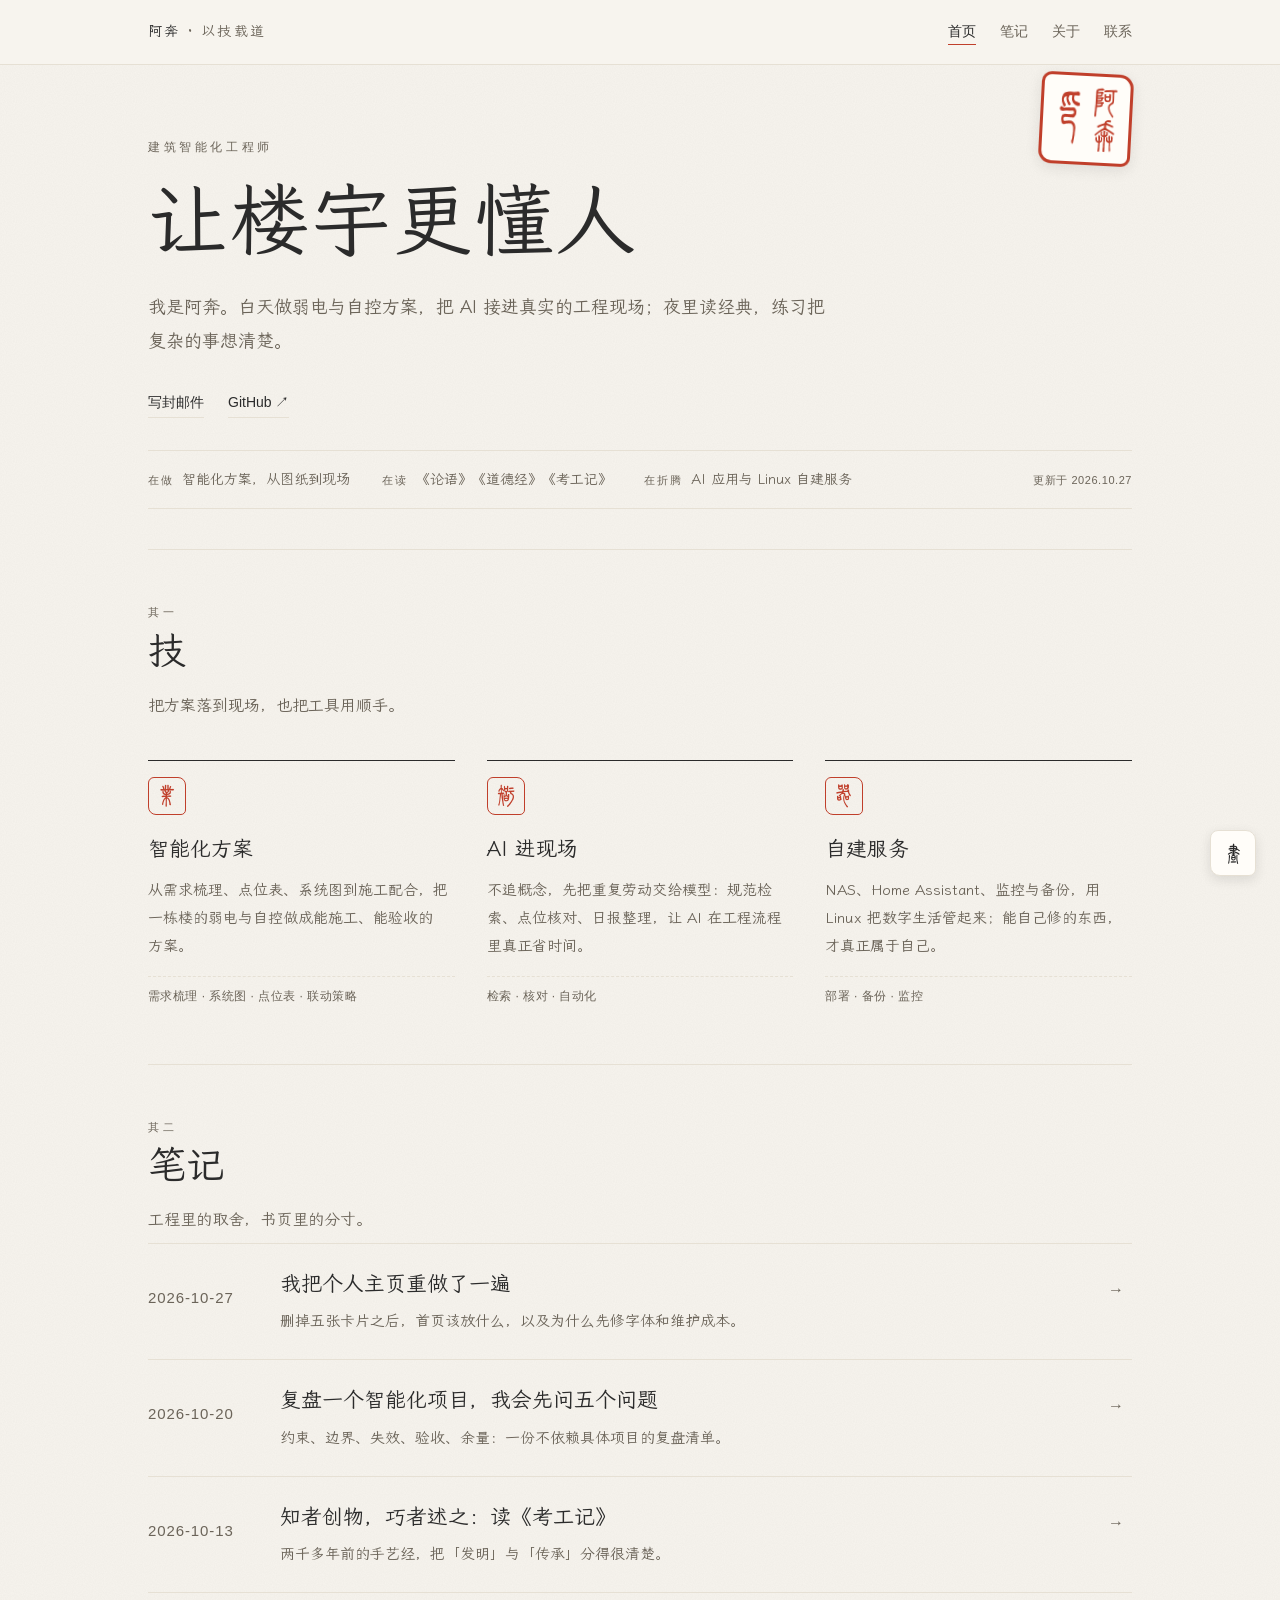
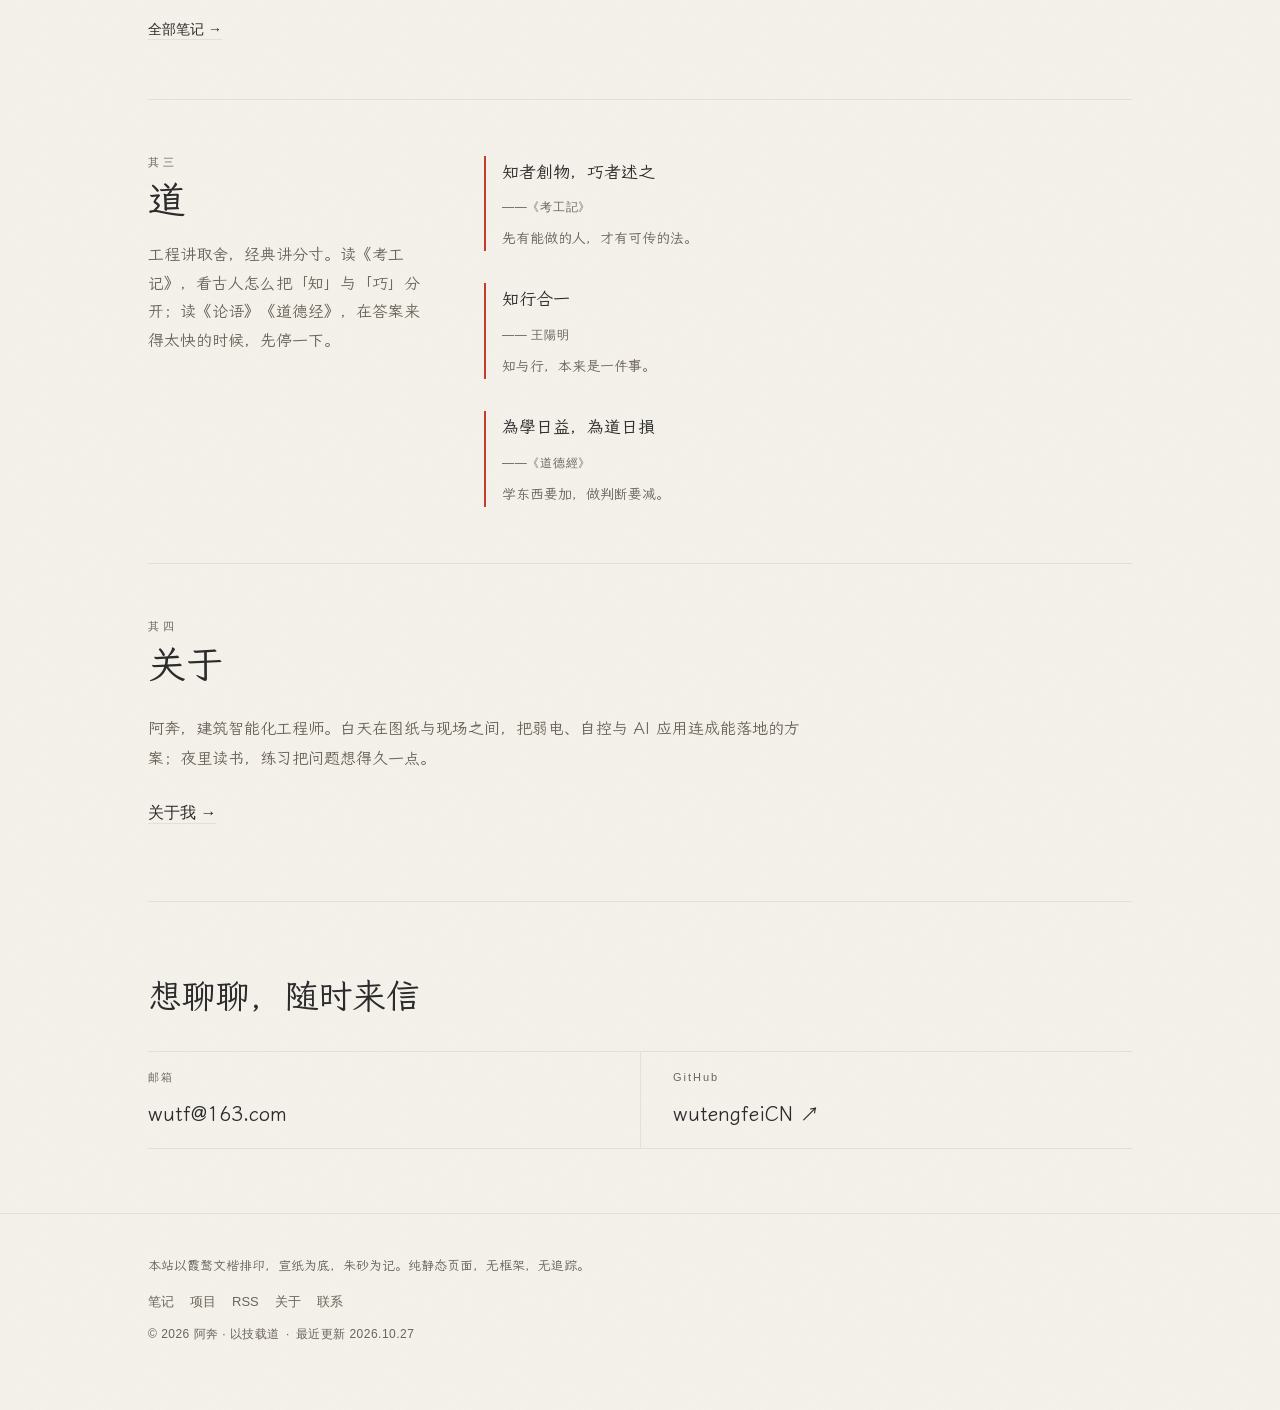
<file: index.html>
<!DOCTYPE html>
<html lang="zh-CN">
<head>
<meta charset="UTF-8">
<meta name="viewport" content="width=device-width, initial-scale=1.0, viewport-fit=cover">
<title>阿奔 · 建筑智能化工程师｜让楼宇更懂人</title>
<meta name="description" content="阿奔，建筑智能化工程师。做弱电与自控方案，把 AI 接进工程现场；夜里读经典，以技载道。">
<meta name="author" content="阿奔">
<meta name="theme-color" content="#f7f4ee">
<!-- 绑定自定义域名后，请同步替换 canonical / og:url / og:image / twitter:image / JSON-LD 中的域名 -->
<link rel="canonical" href="https://wutengfeiCN.github.io/my-first-website/">
<meta property="og:type" content="website">
<meta property="og:locale" content="zh_CN">
<meta property="og:site_name" content="阿奔 · 以技载道">
<meta property="og:title" content="阿奔 · 建筑智能化工程师｜让楼宇更懂人">
<meta property="og:description" content="做弱电与自控方案，把 AI 接进工程现场；夜里读经典，以技载道。">
<meta property="og:url" content="https://wutengfeiCN.github.io/my-first-website/">
<meta property="og:image" content="https://wutengfeiCN.github.io/my-first-website/assets/og-cover.png">
<meta property="og:image:type" content="image/png">
<meta property="og:image:width" content="1200">
<meta property="og:image:height" content="630">
<meta property="og:image:alt" content="阿奔 · 让楼宇更懂人">
<meta name="twitter:card" content="summary_large_image">
<meta name="twitter:title" content="阿奔 · 建筑智能化工程师｜让楼宇更懂人">
<meta name="twitter:description" content="做弱电与自控方案，把 AI 接进工程现场；夜里读经典，以技载道。">
<meta name="twitter:image" content="https://wutengfeiCN.github.io/my-first-website/assets/og-cover.png">
<meta name="twitter:image:alt" content="阿奔 · 让楼宇更懂人">
<link rel="icon" href="data:image/svg+xml,%3Csvg xmlns='http://www.w3.org/2000/svg' viewBox='0 0 64 64'%3E%3Crect width='64' height='64' rx='12' fill='%23c03f2b'/%3E%3Ctext x='32' y='44' font-size='36' text-anchor='middle' fill='%23f7f4ee' font-family='KaiTi,STKaiti,serif'%3E奔%3C/text%3E%3C/svg%3E">
<link rel="apple-touch-icon" href="assets/apple-touch-icon.png">
<link rel="me" href="https://github.com/wutengfeiCN">
<link rel="preload" href="assets/fonts/wenkai-subset.woff2" as="font" type="font/woff2" crossorigin>
<link rel="alternate" type="application/rss+xml" title="阿奔的笔记" href="rss.xml">
<script>
  (function () {
    // 防闪烁：渲染前恢复主题；无存储权限时退回系统偏好
    var saved = null;
    try { saved = localStorage.getItem('theme'); } catch (e) {}
    var night = saved ? saved === 'night'
                      : (window.matchMedia && window.matchMedia('(prefers-color-scheme: dark)').matches);
    if (night) {
      document.documentElement.classList.add('night');
      var meta = document.querySelector('meta[name="theme-color"]');
      if (meta) meta.setAttribute('content', '#1a1815');
    }
  })();
</script>
<script type="application/ld+json">
{
  "@context": "https://schema.org",
  "@type": "Person",
  "name": "阿奔",
  "alternateName": "wutengfeiCN",
  "jobTitle": "建筑智能化工程师",
  "description": "做弱电与自控方案，把 AI 接进工程现场；夜里读经典，以技载道。",
  "url": "https://wutengfeiCN.github.io/my-first-website/",
  "image": "https://wutengfeiCN.github.io/my-first-website/assets/og-cover.png",
  "sameAs": ["https://github.com/wutengfeiCN"],
  "knowsAbout": ["建筑智能化", "弱电与自控", "人工智能", "Linux", "国学经典"]
}
</script>
<link rel="stylesheet" href="assets/site.css">
</head>
<body>

<a class="skip" href="#main">跳到正文</a>

<header class="masthead">
  <div class="wrap masthead-inner">
    <a class="brand" href="./">阿奔<span class="brand-mark"> · 以技载道</span></a>
    <nav class="nav" aria-label="主导航">
      <a href="./" aria-current="page">首页</a>
      <a href="notes/">笔记</a>
      <a href="about.html">关于</a>
      <a href="#contact">联系</a>
    </nav>
    <button class="mode-toggle" id="modeToggle" type="button" role="switch" aria-checked="false" aria-label="夜读模式" title="切换昼夜模式"><span aria-hidden="true">晝</span></button>
  </div>
</header>

<main id="main" tabindex="-1">
  <div class="wrap">

    <section class="hero" aria-labelledby="hero-title">
      <p class="eyebrow">建筑智能化工程师</p>
      <h1 id="hero-title">让楼宇更懂人</h1>
      <p class="lede">我是阿奔。白天做弱电与自控方案，把 AI 接进真实的工程现场；夜里读经典，练习把复杂的事想清楚。</p>
      <div class="hero-links">
        <a href="mailto:wutf@163.com">写封邮件</a>
        <a href="https://github.com/wutengfeiCN" target="_blank" rel="noopener noreferrer me">GitHub ↗</a>
      </div>

      <div class="now-strip" aria-label="现在">
        <p><span class="label">在做</span>智能化方案，从图纸到现场</p>
        <p><span class="label">在读</span>《论语》《道德经》《考工记》</p>
        <p><span class="label">在折腾</span>AI 应用与 Linux 自建服务</p>
        <p class="now-date">更新于 2026.10.27</p>
      </div>

      <!-- 有真实数字后，可在此加一行「年限 · 项目数 · 自建服务数」，例：8 年 · 12 个项目 · 3 个自建服务 -->
      <div class="seal" aria-hidden="true"><span>阿奔</span><span>印</span></div>
    </section>

    <section class="section" id="craft" aria-labelledby="craft-title">
      <h2 class="section-title" id="craft-title"><span class="kicker">其一</span>技</h2>
      <p class="section-lede">把方案落到现场，也把工具用顺手。</p>

      <div class="cards">
        <article class="card">
          <span class="seal-mini" aria-hidden="true">業</span>
          <h3><a href="projects/#fenghua">智能化方案</a></h3>
          <p>从需求梳理、点位表、系统图到施工配合，把一栋楼的弱电与自控做成能施工、能验收的方案。</p>
          <p class="scope">需求梳理 · 系统图 · 点位表 · 联动策略</p>
        </article>

        <article class="card">
          <span class="seal-mini" aria-hidden="true">智</span>
          <h3><a href="projects/#ai">AI 进现场</a></h3>
          <p>不追概念，先把重复劳动交给模型：规范检索、点位核对、日报整理，让 AI 在工程流程里真正省时间。</p>
          <p class="scope">检索 · 核对 · 自动化</p>
        </article>

        <article class="card">
          <span class="seal-mini" aria-hidden="true">器</span>
          <h3><a href="projects/#self">自建服务</a></h3>
          <p>NAS、Home Assistant、监控与备份，用 Linux 把数字生活管起来；能自己修的东西，才真正属于自己。</p>
          <p class="scope">部署 · 备份 · 监控</p>
        </article>
      </div>
    </section>

    <section class="section" id="notes" aria-labelledby="notes-title">
      <h2 class="section-title" id="notes-title"><span class="kicker">其二</span>笔记</h2>
      <p class="section-lede">工程里的取舍，书页里的分寸。</p>

      <div class="note-list">
        <!-- NOTES:START -->
        <article class="note-row">
          <p class="note-date">2026-10-27</p>
          <div>
            <h3><a href="notes/2026-10-27-rebuild.html">我把个人主页重做了一遍</a></h3>
            <p>删掉五张卡片之后，首页该放什么，以及为什么先修字体和维护成本。</p>
          </div>
          <span class="note-arrow" aria-hidden="true">→</span>
        </article>

        <article class="note-row">
          <p class="note-date">2026-10-20</p>
          <div>
            <h3><a href="notes/2026-10-20-five-questions.html">复盘一个智能化项目，我会先问五个问题</a></h3>
            <p>约束、边界、失效、验收、余量：一份不依赖具体项目的复盘清单。</p>
          </div>
          <span class="note-arrow" aria-hidden="true">→</span>
        </article>

        <article class="note-row">
          <p class="note-date">2026-10-13</p>
          <div>
            <h3><a href="notes/2026-10-13-kaogongji.html">知者创物，巧者述之：读《考工记》</a></h3>
            <p>两千多年前的手艺经，把「发明」与「传承」分得很清楚。</p>
          </div>
          <span class="note-arrow" aria-hidden="true">→</span>
        </article>
        <!-- NOTES:END -->
      </div>

      <p class="more"><a href="notes/">全部笔记 →</a></p>
    </section>

    <section class="section" id="way" aria-labelledby="way-title">
      <div class="way-grid">
        <div>
          <h2 class="section-title" id="way-title"><span class="kicker">其三</span>道</h2>
          <p class="section-lede">工程讲取舍，经典讲分寸。读《考工记》，看古人怎么把「知」与「巧」分开；读《论语》《道德经》，在答案来得太快的时候，先停一下。</p>
        </div>

        <div>
          <figure class="quote">
            <blockquote>
              <p lang="zh-Hant">知者創物，巧者述之</p>
            </blockquote>
            <figcaption>
              <cite lang="zh-Hant">——《考工記》</cite>
              <span class="gloss">先有能做的人，才有可传的法。</span>
            </figcaption>
          </figure>

          <figure class="quote">
            <blockquote>
              <p lang="zh-Hant">知行合一</p>
            </blockquote>
            <figcaption>
              <cite lang="zh-Hant">—— 王陽明</cite>
              <span class="gloss">知与行，本来是一件事。</span>
            </figcaption>
          </figure>

          <figure class="quote">
            <blockquote>
              <p lang="zh-Hant">為學日益，為道日損</p>
            </blockquote>
            <figcaption>
              <cite lang="zh-Hant">——《道德經》</cite>
              <span class="gloss">学东西要加，做判断要减。</span>
            </figcaption>
          </figure>
        </div>
      </div>
    </section>

    <section class="section" id="about" aria-labelledby="about-title">
      <h2 class="section-title" id="about-title"><span class="kicker">其四</span>关于</h2>
      <div class="about-body">
        <p>阿奔，建筑智能化工程师。白天在图纸与现场之间，把弱电、自控与 AI 应用连成能落地的方案；夜里读书，练习把问题想得久一点。</p>
        <p class="more"><a href="about.html">关于我 →</a></p>
      </div>
    </section>

    <section class="contact" id="contact" aria-labelledby="contact-title">
      <h2 id="contact-title">想聊聊，随时来信</h2>
      <div class="contact-grid">
        <a class="contact-item" href="mailto:wutf@163.com">
          <span class="label">邮箱</span>
          <span class="value">wutf@163.com</span>
        </a>
        <a class="contact-item" href="https://github.com/wutengfeiCN" target="_blank" rel="noopener noreferrer me">
          <span class="label">GitHub</span>
          <span class="value">wutengfeiCN ↗</span>
        </a>
      </div>
    </section>

  </div>
</main>

<footer class="site-footer">
  <div class="wrap">
    <p class="colophon">本站以霞鹜文楷排印，宣纸为底，朱砂为记。纯静态页面，无框架，无追踪。</p>
    <p class="foot-links"><a href="notes/">笔记</a><a href="projects/">项目</a><a href="rss.xml">RSS</a><a href="about.html">关于</a><a href="#contact">联系</a></p>
    <p class="foot-meta">© 2026 阿奔 · 以技载道<span>·</span>最近更新 2026.10.27</p>
  </div>
</footer>

<noscript><style>.mode-toggle { display: none; }</style></noscript>
<script src="assets/site.js" defer></script>
</body>
</html>
</file>
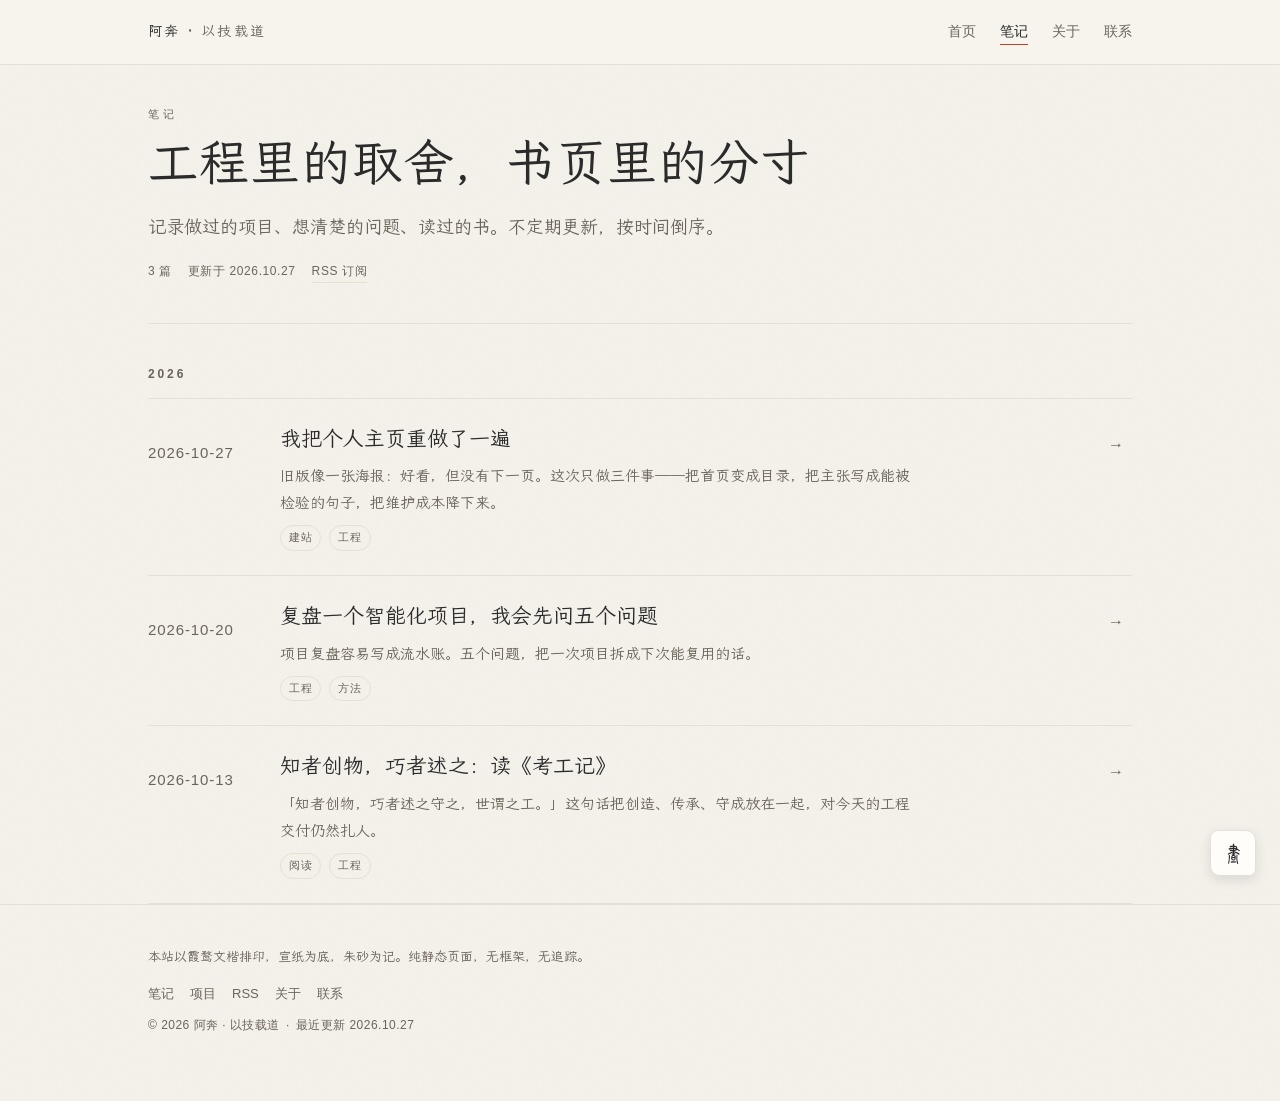
<file: notes/index.html>
<!DOCTYPE html>
<html lang="zh-CN">
<head>
<meta charset="UTF-8">
<meta name="viewport" content="width=device-width, initial-scale=1.0, viewport-fit=cover">
<title>笔记｜阿奔</title>
<meta name="description" content="工程里的取舍，书页里的分寸。记录做过的项目、想清楚的问题、读过的书。">
<meta name="author" content="阿奔">
<meta name="theme-color" content="#f7f4ee">
<link rel="canonical" href="https://wutengfeiCN.github.io/my-first-website/notes/">
<meta property="og:type" content="website">
<meta property="og:locale" content="zh_CN">
<meta property="og:site_name" content="阿奔 · 以技载道">
<meta property="og:title" content="笔记｜阿奔">
<meta property="og:description" content="工程里的取舍，书页里的分寸。记录做过的项目、想清楚的问题、读过的书。">
<meta property="og:url" content="https://wutengfeiCN.github.io/my-first-website/notes/">
<meta property="og:image" content="https://wutengfeiCN.github.io/my-first-website/assets/og-cover.png">
<meta property="og:image:type" content="image/png">
<meta property="og:image:width" content="1200">
<meta property="og:image:height" content="630">
<meta property="og:image:alt" content="阿奔 · 以技载道">
<meta name="twitter:card" content="summary_large_image">
<meta name="twitter:title" content="笔记｜阿奔">
<meta name="twitter:description" content="工程里的取舍，书页里的分寸。记录做过的项目、想清楚的问题、读过的书。">
<meta name="twitter:image" content="https://wutengfeiCN.github.io/my-first-website/assets/og-cover.png">

<link rel="icon" href="data:image/svg+xml,%3Csvg xmlns='http://www.w3.org/2000/svg' viewBox='0 0 64 64'%3E%3Crect width='64' height='64' rx='12' fill='%23c03f2b'/%3E%3Ctext x='32' y='44' font-size='36' text-anchor='middle' fill='%23f7f4ee' font-family='KaiTi,STKaiti,serif'%3E奔%3C/text%3E%3C/svg%3E">
<link rel="apple-touch-icon" href="../assets/apple-touch-icon.png">
<link rel="me" href="https://github.com/wutengfeiCN">
<link rel="alternate" type="application/rss+xml" title="阿奔的笔记" href="../rss.xml">
<link rel="preload" href="../assets/fonts/wenkai-subset.woff2" as="font" type="font/woff2" crossorigin>
<link rel="stylesheet" href="../assets/site.css">
<script>
  (function () {
    var saved = null;
    try { saved = localStorage.getItem('theme'); } catch (e) {}
    var night = saved ? saved === 'night'
                      : (window.matchMedia && window.matchMedia('(prefers-color-scheme: dark)').matches);
    if (night) {
      document.documentElement.classList.add('night');
      var meta = document.querySelector('meta[name="theme-color"]');
      if (meta) meta.setAttribute('content', '#1a1815');
    }
  })();
</script>
<script type="application/ld+json">
{
  "@context": "https://schema.org",
  "@type": "CollectionPage",
  "name": "笔记",
  "url": "https://wutengfeiCN.github.io/my-first-website/notes/",
  "description": "工程里的取舍，书页里的分寸。",
  "isPartOf": {
    "@type": "WebSite",
    "name": "阿奔 · 以技载道",
    "url": "https://wutengfeiCN.github.io/my-first-website/"
  }
}
</script>
</head>
<body>

<a class="skip" href="#main">跳到正文</a>

<header class="masthead">
  <div class="wrap masthead-inner">
    <a class="brand" href="../index.html">阿奔<span class="brand-mark"> · 以技载道</span></a>
    <nav class="nav" aria-label="主导航">
      <a href="../index.html">首页</a>
      <a href="./" aria-current="page">笔记</a>
      <a href="../about.html">关于</a>
      <a href="../index.html#contact">联系</a>
    </nav>
    <button class="mode-toggle" id="modeToggle" type="button" role="switch" aria-checked="false" aria-label="夜读模式" title="切换昼夜模式"><span aria-hidden="true">晝</span></button>
  </div>
</header>

<main id="main" tabindex="-1">
  <div class="wrap">
    <header class="page-head">
      <p class="kicker">笔记</p>
      <h1>工程里的取舍，书页里的分寸</h1>
      <p class="lede">记录做过的项目、想清楚的问题、读过的书。不定期更新，按时间倒序。</p>
      <p class="meta-line"><span>3 篇</span><span>更新于 2026.10.27</span><a href="../rss.xml">RSS 订阅</a></p>
    </header>

    <h2 class="year-label">2026</h2>
    <div class="note-list">
        <article class="note-row" id="2026-10-27-rebuild">
          <p class="note-date"><time datetime="2026-10-27">2026-10-27</time></p>
          <div>
            <h3><a href="2026-10-27-rebuild.html">我把个人主页重做了一遍</a></h3>
            <p>旧版像一张海报：好看，但没有下一页。这次只做三件事——把首页变成目录，把主张写成能被检验的句子，把维护成本降下来。</p>
            <p class="note-tags"><span class="tag">建站</span><span class="tag">工程</span></p>
          </div>
          <span class="note-arrow" aria-hidden="true">→</span>
        </article>

        <article class="note-row" id="2026-10-20-five-questions">
          <p class="note-date"><time datetime="2026-10-20">2026-10-20</time></p>
          <div>
            <h3><a href="2026-10-20-five-questions.html">复盘一个智能化项目，我会先问五个问题</a></h3>
            <p>项目复盘容易写成流水账。五个问题，把一次项目拆成下次能复用的话。</p>
            <p class="note-tags"><span class="tag">工程</span><span class="tag">方法</span></p>
          </div>
          <span class="note-arrow" aria-hidden="true">→</span>
        </article>

        <article class="note-row" id="2026-10-13-kaogongji">
          <p class="note-date"><time datetime="2026-10-13">2026-10-13</time></p>
          <div>
            <h3><a href="2026-10-13-kaogongji.html">知者创物，巧者述之：读《考工记》</a></h3>
            <p>「知者创物，巧者述之守之，世谓之工。」这句话把创造、传承、守成放在一起，对今天的工程交付仍然扎人。</p>
            <p class="note-tags"><span class="tag">阅读</span><span class="tag">工程</span></p>
          </div>
          <span class="note-arrow" aria-hidden="true">→</span>
        </article>
    </div>
  </div>
</main>

<footer class="site-footer">
  <div class="wrap">
    <p class="colophon">本站以霞鹜文楷排印，宣纸为底，朱砂为记。纯静态页面，无框架，无追踪。</p>
    <p class="foot-links"><a href="./">笔记</a><a href="../projects/">项目</a><a href="../rss.xml">RSS</a><a href="../about.html">关于</a><a href="../index.html#contact">联系</a></p>
    <p class="foot-meta">© 2026 阿奔 · 以技载道<span>·</span>最近更新 2026.10.27</p>
  </div>
</footer>

<noscript><style>.mode-toggle { display: none; }</style></noscript>
<script src="../assets/site.js" defer></script>
</body>
</html>
</file>
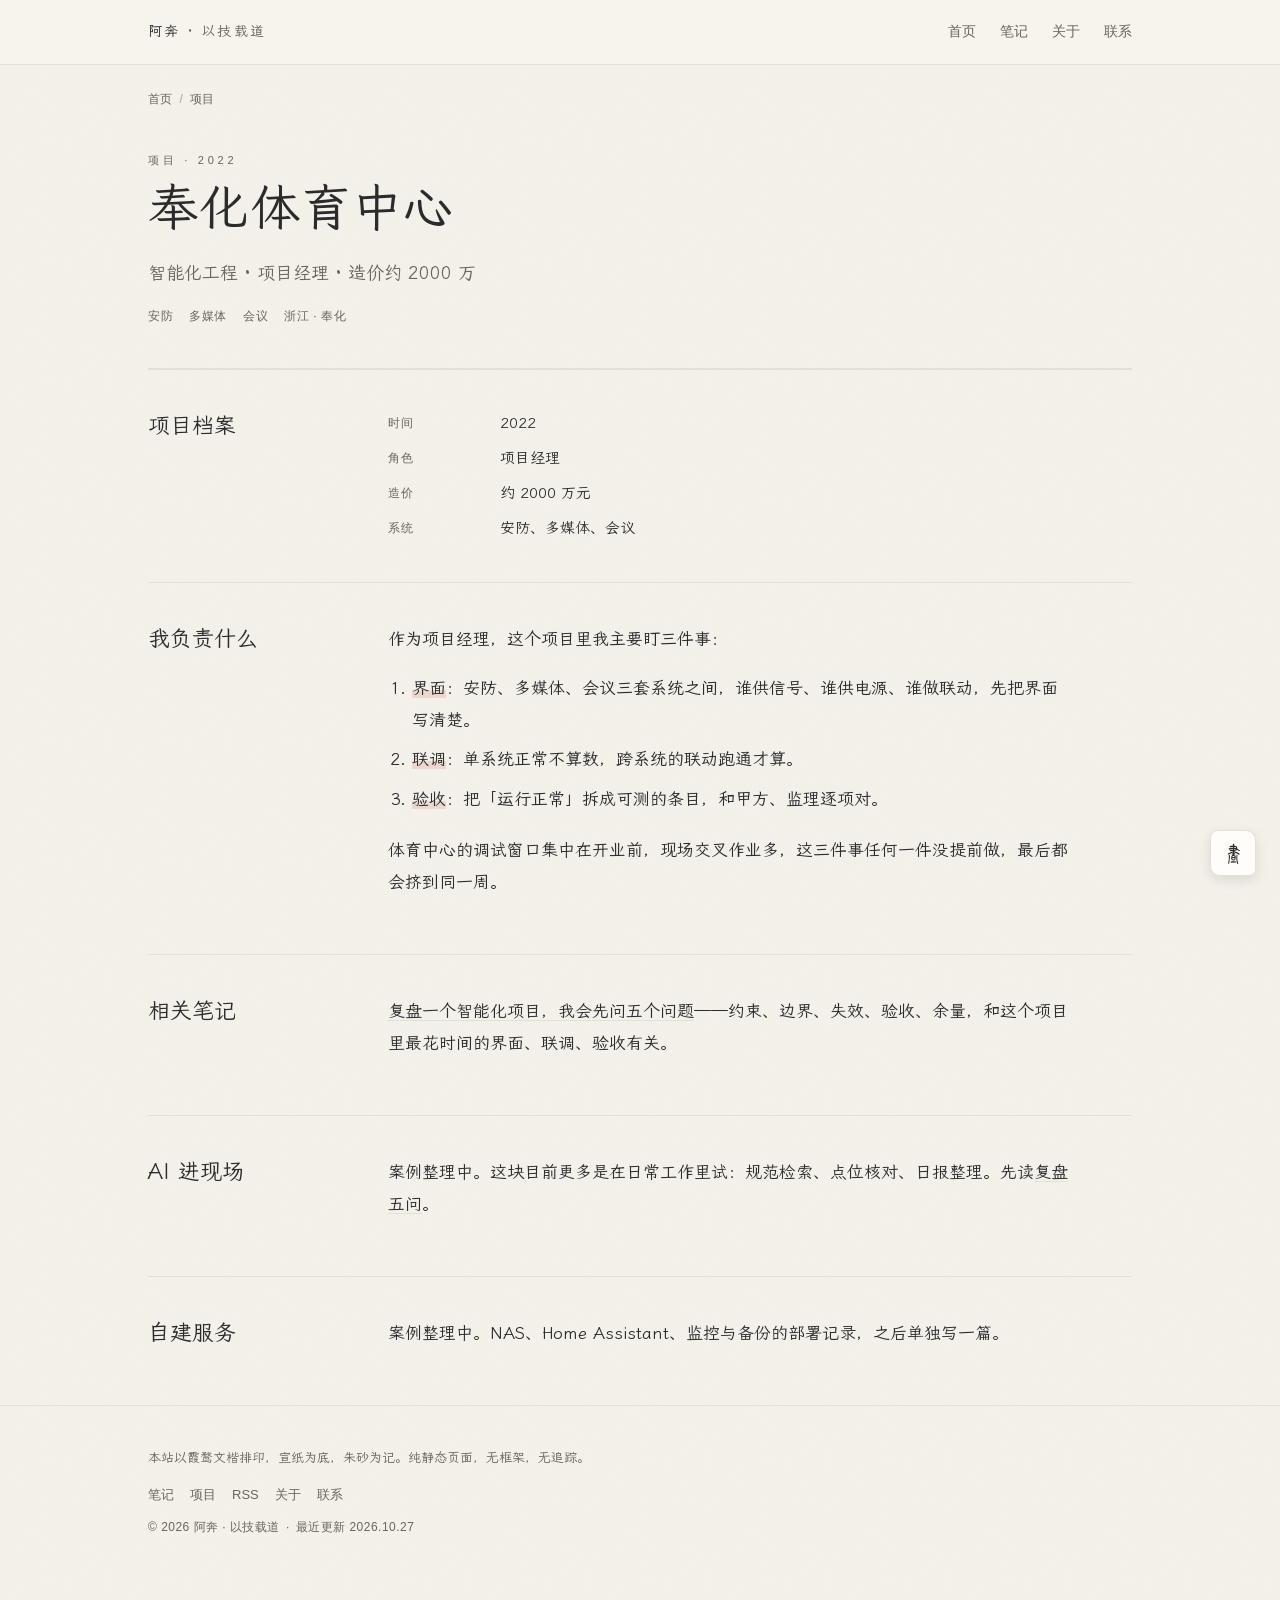
<file: projects/index.html>
<!DOCTYPE html>
<html lang="zh-CN">
<head>
<meta charset="UTF-8">
<meta name="viewport" content="width=device-width, initial-scale=1.0, viewport-fit=cover">
<title>奉化体育中心｜项目｜阿奔</title>
<meta name="description" content="奉化体育中心智能化工程：安防、多媒体、会议系统，造价约 2000 万，担任项目经理。">
<meta name="author" content="阿奔">
<meta name="theme-color" content="#f7f4ee">
<link rel="canonical" href="https://wutengfeiCN.github.io/my-first-website/projects/">
<meta property="og:type" content="website">
<meta property="og:locale" content="zh_CN">
<meta property="og:site_name" content="阿奔 · 以技载道">
<meta property="og:title" content="奉化体育中心｜项目｜阿奔">
<meta property="og:description" content="安防、多媒体、会议系统，造价约 2000 万，担任项目经理。">
<meta property="og:url" content="https://wutengfeiCN.github.io/my-first-website/projects/">
<meta property="og:image" content="https://wutengfeiCN.github.io/my-first-website/assets/og-cover.png">
<meta property="og:image:type" content="image/png">
<meta property="og:image:width" content="1200">
<meta property="og:image:height" content="630">
<meta property="og:image:alt" content="阿奔 · 以技载道">
<meta name="twitter:card" content="summary_large_image">
<meta name="twitter:title" content="奉化体育中心｜项目｜阿奔">
<meta name="twitter:description" content="安防、多媒体、会议系统，造价约 2000 万，担任项目经理。">
<meta name="twitter:image" content="https://wutengfeiCN.github.io/my-first-website/assets/og-cover.png">
<link rel="icon" href="data:image/svg+xml,%3Csvg xmlns='http://www.w3.org/2000/svg' viewBox='0 0 64 64'%3E%3Crect width='64' height='64' rx='12' fill='%23c03f2b'/%3E%3Ctext x='32' y='44' font-size='36' text-anchor='middle' fill='%23f7f4ee' font-family='KaiTi,STKaiti,serif'%3E奔%3C/text%3E%3C/svg%3E">
<link rel="apple-touch-icon" href="../assets/apple-touch-icon.png">
<link rel="me" href="https://github.com/wutengfeiCN">
<link rel="alternate" type="application/rss+xml" title="阿奔的笔记" href="../rss.xml">
<link rel="preload" href="../assets/fonts/wenkai-subset.woff2" as="font" type="font/woff2" crossorigin>
<link rel="stylesheet" href="../assets/site.css">
<script>
  (function () {
    var saved = null;
    try { saved = localStorage.getItem('theme'); } catch (e) {}
    var night = saved ? saved === 'night'
                      : (window.matchMedia && window.matchMedia('(prefers-color-scheme: dark)').matches);
    if (night) {
      document.documentElement.classList.add('night');
      var meta = document.querySelector('meta[name="theme-color"]');
      if (meta) meta.setAttribute('content', '#1a1815');
    }
  })();
</script>
<script type="application/ld+json">
{
  "@context": "https://schema.org",
  "@graph": [
    {
      "@type": "WebPage",
      "name": "奉化体育中心",
      "url": "https://wutengfeiCN.github.io/my-first-website/projects/",
      "description": "奉化体育中心智能化工程：安防、多媒体、会议系统，造价约 2000 万，担任项目经理。",
      "about": { "@type": "Thing", "name": "建筑智能化工程" },
      "isPartOf": { "@type": "WebSite", "name": "阿奔 · 以技载道", "url": "https://wutengfeiCN.github.io/my-first-website/" }
    },
    {
      "@type": "BreadcrumbList",
      "itemListElement": [
        { "@type": "ListItem", "position": 1, "name": "首页", "item": "https://wutengfeiCN.github.io/my-first-website/" },
        { "@type": "ListItem", "position": 2, "name": "项目" }
      ]
    }
  ]
}
</script>
</head>
<body>

<a class="skip" href="#main">跳到正文</a>

<header class="masthead">
  <div class="wrap masthead-inner">
    <a class="brand" href="../index.html">阿奔<span class="brand-mark"> · 以技载道</span></a>
    <nav class="nav" aria-label="主导航">
      <a href="../index.html">首页</a>
      <a href="../notes/">笔记</a>
      <a href="../about.html">关于</a>
      <a href="../index.html#contact">联系</a>
    </nav>
    <button class="mode-toggle" id="modeToggle" type="button" role="switch" aria-checked="false" aria-label="夜读模式" title="切换昼夜模式"><span aria-hidden="true">晝</span></button>
  </div>
</header>

<main id="main" tabindex="-1">
  <div class="wrap">
    <nav class="breadcrumb" aria-label="面包屑">
      <a href="../index.html">首页</a><span class="sep">/</span><span>项目</span>
    </nav>

    <header class="page-head" id="fenghua">
      <p class="kicker">项目 · 2022</p>
      <h1>奉化体育中心</h1>
      <p class="lede">智能化工程 · 项目经理 · 造价约 2000 万</p>
      <p class="meta-line"><span>安防</span><span>多媒体</span><span>会议</span><span>浙江 · 奉化</span></p>
    </header>

    <section class="about-section" aria-labelledby="facts-title">
      <h2 id="facts-title">项目档案</h2>
      <div>
        <dl class="project-facts">
          <dt>时间</dt><dd>2022</dd>
          <dt>角色</dt><dd>项目经理</dd>
          <dt>造价</dt><dd>约 2000 万元</dd>
          <dt>系统</dt><dd>安防、多媒体、会议</dd>
        </dl>
      </div>
    </section>

    <section class="about-section" aria-labelledby="role-title">
      <h2 id="role-title">我负责什么</h2>
      <div class="prose">
        <p>作为项目经理，这个项目里我主要盯三件事：</p>
        <ol>
          <li><strong>界面</strong>：安防、多媒体、会议三套系统之间，谁供信号、谁供电源、谁做联动，先把界面写清楚。</li>
          <li><strong>联调</strong>：单系统正常不算数，跨系统的联动跑通才算。</li>
          <li><strong>验收</strong>：把「运行正常」拆成可测的条目，和甲方、监理逐项对。</li>
        </ol>
        <p>体育中心的调试窗口集中在开业前，现场交叉作业多，这三件事任何一件没提前做，最后都会挤到同一周。</p>
      </div>
    </section>

    <section class="about-section" aria-labelledby="read-title">
      <h2 id="read-title">相关笔记</h2>
      <div class="prose">
        <p><a href="../notes/2026-10-20-five-questions.html">复盘一个智能化项目，我会先问五个问题</a>——约束、边界、失效、验收、余量，和这个项目里最花时间的界面、联调、验收有关。</p>
      </div>
    </section>

    <section class="about-section" id="ai" aria-labelledby="ai-title">
      <h2 id="ai-title">AI 进现场</h2>
      <div class="prose">
        <p>案例整理中。这块目前更多是在日常工作里试：规范检索、点位核对、日报整理。先读<a href="../notes/2026-10-20-five-questions.html">复盘五问</a>。</p>
      </div>
    </section>

    <section class="about-section" id="self" aria-labelledby="self-title">
      <h2 id="self-title">自建服务</h2>
      <div class="prose">
        <p>案例整理中。NAS、Home Assistant、监控与备份的部署记录，之后单独写一篇。</p>
      </div>
    </section>
  </div>
</main>

<footer class="site-footer">
  <div class="wrap">
    <p class="colophon">本站以霞鹜文楷排印，宣纸为底，朱砂为记。纯静态页面，无框架，无追踪。</p>
    <p class="foot-links"><a href="../notes/">笔记</a><a href="./">项目</a><a href="../rss.xml">RSS</a><a href="../about.html">关于</a><a href="../index.html#contact">联系</a></p>
    <p class="foot-meta">© 2026 阿奔 · 以技载道<span>·</span>最近更新 2026.10.27</p>
  </div>
</footer>

<noscript><style>.mode-toggle { display: none; }</style></noscript>
<script src="../assets/site.js" defer></script>
</body>
</html>
</file>
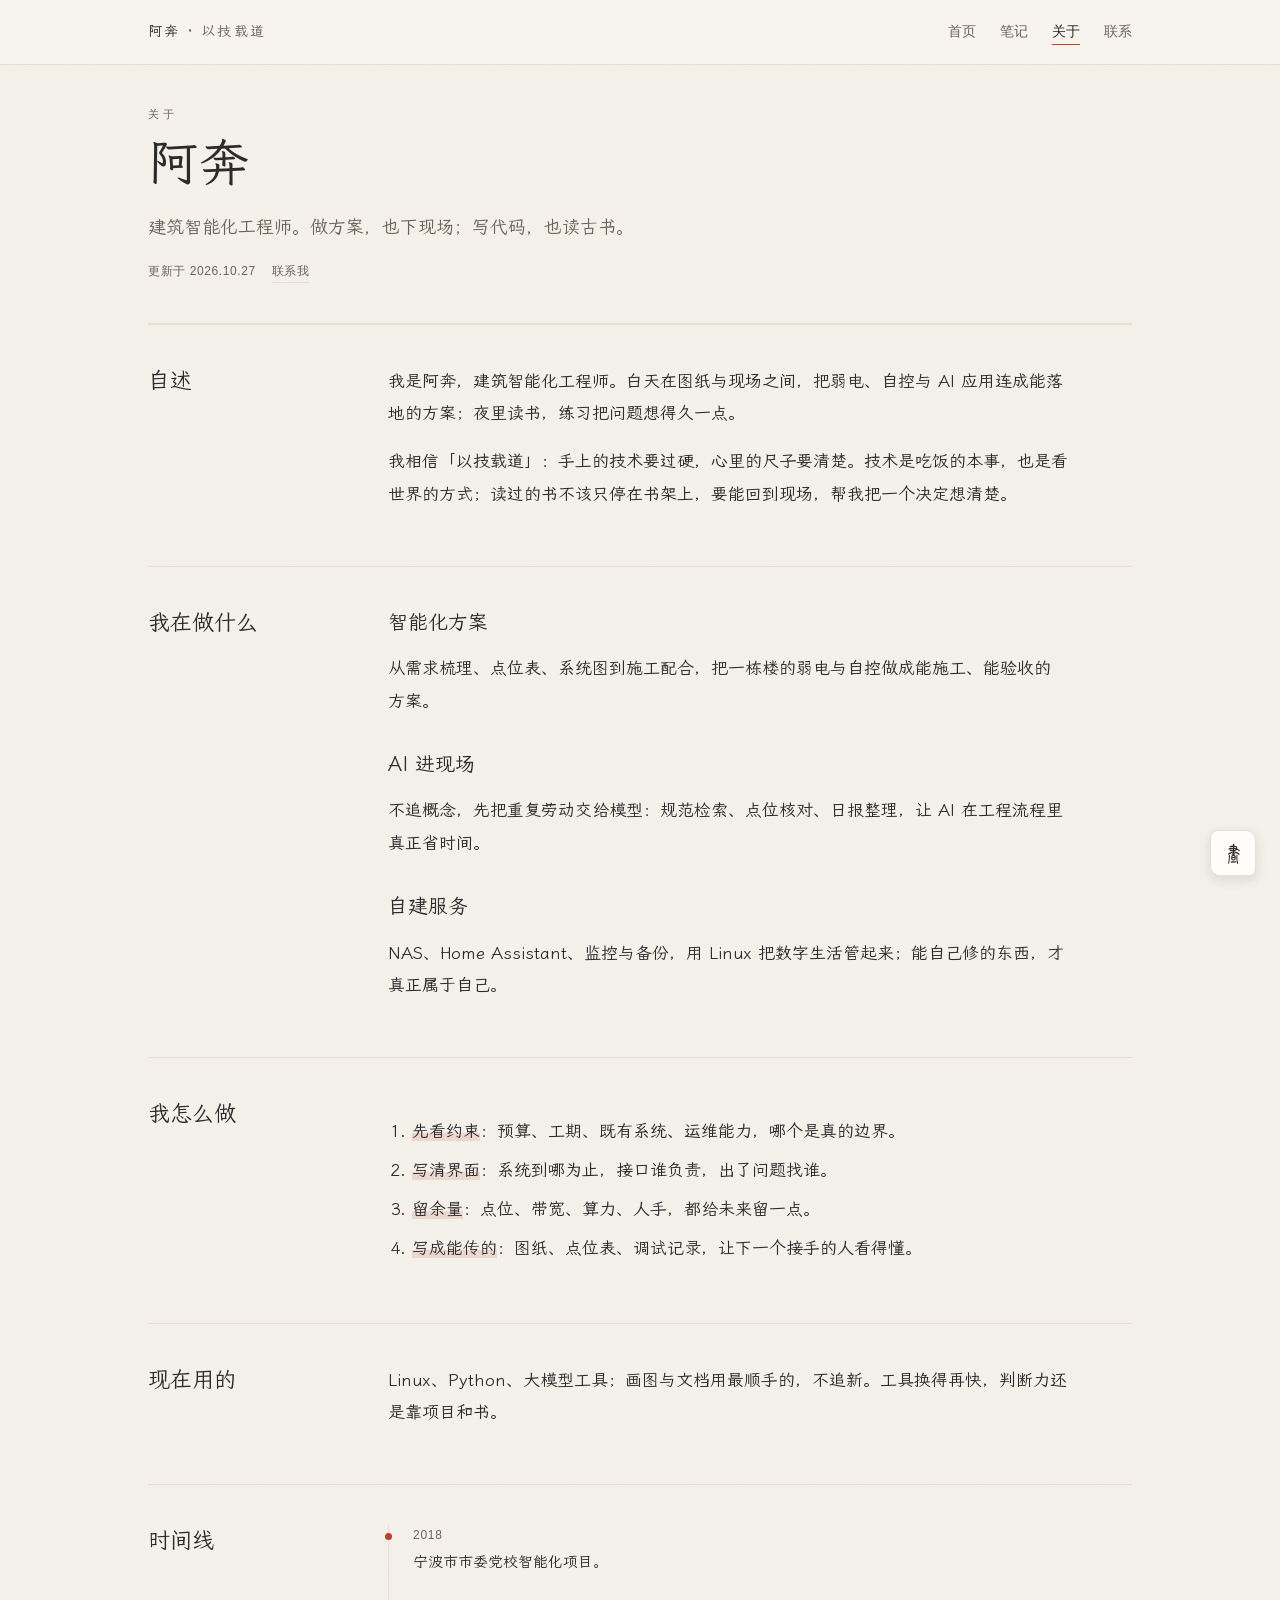
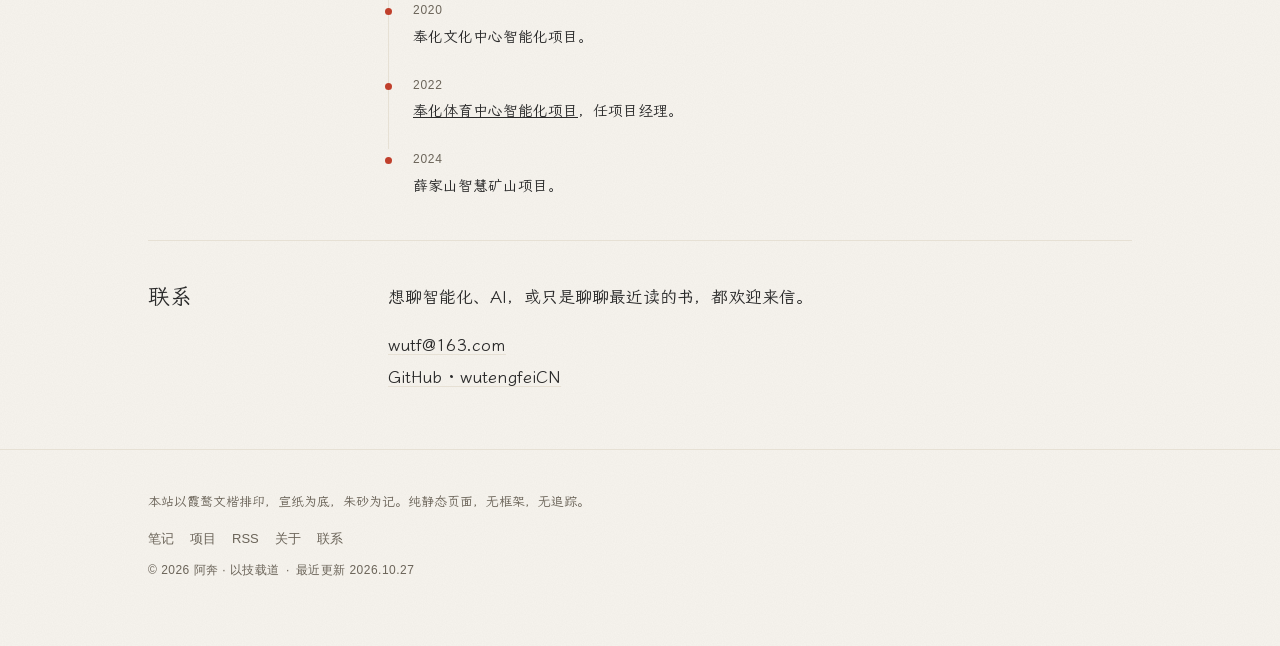
<file: about.html>
<!DOCTYPE html>
<html lang="zh-CN">
<head>
<meta charset="UTF-8">
<meta name="viewport" content="width=device-width, initial-scale=1.0, viewport-fit=cover">
<title>关于｜阿奔</title>
<meta name="description" content="阿奔，建筑智能化工程师。做方案，也下现场；写代码，也读古书。">
<meta name="author" content="阿奔">
<meta name="theme-color" content="#f7f4ee">
<link rel="canonical" href="https://wutengfeiCN.github.io/my-first-website/about.html">
<meta property="og:type" content="profile">
<meta property="og:locale" content="zh_CN">
<meta property="og:site_name" content="阿奔 · 以技载道">
<meta property="og:title" content="关于｜阿奔">
<meta property="og:description" content="阿奔，建筑智能化工程师。做方案，也下现场；写代码，也读古书。">
<meta property="og:url" content="https://wutengfeiCN.github.io/my-first-website/about.html">
<meta property="og:image" content="https://wutengfeiCN.github.io/my-first-website/assets/og-cover.png">
<meta property="og:image:type" content="image/png">
<meta property="og:image:width" content="1200">
<meta property="og:image:height" content="630">
<meta property="og:image:alt" content="阿奔 · 以技载道">
<meta name="twitter:card" content="summary_large_image">
<meta name="twitter:title" content="关于｜阿奔">
<meta name="twitter:description" content="阿奔，建筑智能化工程师。做方案，也下现场；写代码，也读古书。">
<meta name="twitter:image" content="https://wutengfeiCN.github.io/my-first-website/assets/og-cover.png">

<link rel="icon" href="data:image/svg+xml,%3Csvg xmlns='http://www.w3.org/2000/svg' viewBox='0 0 64 64'%3E%3Crect width='64' height='64' rx='12' fill='%23c03f2b'/%3E%3Ctext x='32' y='44' font-size='36' text-anchor='middle' fill='%23f7f4ee' font-family='KaiTi,STKaiti,serif'%3E奔%3C/text%3E%3C/svg%3E">
<link rel="apple-touch-icon" href="assets/apple-touch-icon.png">
<link rel="me" href="https://github.com/wutengfeiCN">
<link rel="alternate" type="application/rss+xml" title="阿奔的笔记" href="rss.xml">
<link rel="preload" href="assets/fonts/wenkai-subset.woff2" as="font" type="font/woff2" crossorigin>
<link rel="stylesheet" href="assets/site.css">
<script>
  (function () {
    var saved = null;
    try { saved = localStorage.getItem('theme'); } catch (e) {}
    var night = saved ? saved === 'night'
                      : (window.matchMedia && window.matchMedia('(prefers-color-scheme: dark)').matches);
    if (night) {
      document.documentElement.classList.add('night');
      var meta = document.querySelector('meta[name="theme-color"]');
      if (meta) meta.setAttribute('content', '#1a1815');
    }
  })();
</script>
<script type="application/ld+json">
{
  "@context": "https://schema.org",
  "@type": "ProfilePage",
  "name": "关于阿奔",
  "url": "https://wutengfeiCN.github.io/my-first-website/about.html",
  "mainEntity": {
    "@type": "Person",
    "name": "阿奔",
    "jobTitle": "建筑智能化工程师",
    "description": "做弱电与自控方案，把 AI 接进工程现场；夜里读经典，以技载道。",
    "url": "https://wutengfeiCN.github.io/my-first-website/",
    "sameAs": ["https://github.com/wutengfeiCN"],
    "knowsAbout": ["建筑智能化", "弱电与自控", "人工智能", "Linux", "国学经典"]
  }
}
</script>
</head>
<body>

<a class="skip" href="#main">跳到正文</a>

<header class="masthead">
  <div class="wrap masthead-inner">
    <a class="brand" href="index.html">阿奔<span class="brand-mark"> · 以技载道</span></a>
    <nav class="nav" aria-label="主导航">
      <a href="index.html">首页</a>
      <a href="notes/">笔记</a>
      <a href="about.html" aria-current="page">关于</a>
      <a href="index.html#contact">联系</a>
    </nav>
    <button class="mode-toggle" id="modeToggle" type="button" role="switch" aria-checked="false" aria-label="夜读模式" title="切换昼夜模式"><span aria-hidden="true">晝</span></button>
  </div>
</header>

<main id="main" tabindex="-1">

  <div class="wrap">
    <header class="page-head">
      <p class="kicker">关于</p>
      <h1>阿奔</h1>
      <p class="lede">建筑智能化工程师。做方案，也下现场；写代码，也读古书。</p>
      <p class="meta-line"><span>更新于 2026.10.27</span><a href="index.html#contact">联系我</a></p>
    </header>

    <section class="about-section" aria-labelledby="about-bio">
      <h2 id="about-bio">自述</h2>
      <div class="prose">
        <p>我是阿奔，建筑智能化工程师。白天在图纸与现场之间，把弱电、自控与 AI 应用连成能落地的方案；夜里读书，练习把问题想得久一点。</p>
        <p>我相信「以技载道」：手上的技术要过硬，心里的尺子要清楚。技术是吃饭的本事，也是看世界的方式；读过的书不该只停在书架上，要能回到现场，帮我把一个决定想清楚。</p>
      </div>
    </section>

    <section class="about-section" aria-labelledby="about-work">
      <h2 id="about-work">我在做什么</h2>
      <div class="prose">
        <h3>智能化方案</h3>
        <p>从需求梳理、点位表、系统图到施工配合，把一栋楼的弱电与自控做成能施工、能验收的方案。</p>
        <h3>AI 进现场</h3>
        <p>不追概念，先把重复劳动交给模型：规范检索、点位核对、日报整理，让 AI 在工程流程里真正省时间。</p>
        <h3>自建服务</h3>
        <p>NAS、Home Assistant、监控与备份，用 Linux 把数字生活管起来；能自己修的东西，才真正属于自己。</p>
      </div>
    </section>

    <section class="about-section" aria-labelledby="about-how">
      <h2 id="about-how">我怎么做</h2>
      <div class="prose">
        <ol>
          <li><strong>先看约束</strong>：预算、工期、既有系统、运维能力，哪个是真的边界。</li>
          <li><strong>写清界面</strong>：系统到哪为止，接口谁负责，出了问题找谁。</li>
          <li><strong>留余量</strong>：点位、带宽、算力、人手，都给未来留一点。</li>
          <li><strong>写成能传的</strong>：图纸、点位表、调试记录，让下一个接手的人看得懂。</li>
        </ol>
      </div>
    </section>

    <section class="about-section" aria-labelledby="about-tools">
      <h2 id="about-tools">现在用的</h2>
      <div class="prose">
        <p>Linux、Python、大模型工具；画图与文档用最顺手的，不追新。工具换得再快，判断力还是靠项目和书。</p>
      </div>
    </section>

    <section class="about-section" id="timeline" aria-labelledby="about-timeline">
      <h2 id="about-timeline">时间线</h2>
      <div>
        <ol class="timeline">
          <li><span class="year">2018</span><p>宁波市市委党校智能化项目。</p></li>
          <li><span class="year">2020</span><p>奉化文化中心智能化项目。</p></li>
          <li><span class="year">2022</span><p><a href="projects/#fenghua">奉化体育中心智能化项目</a>，任项目经理。</p></li>
          <li><span class="year">2024</span><p>薛家山智慧矿山项目。</p></li>
        </ol>
      </div>
    </section>

    <section class="about-section" aria-labelledby="about-contact">
      <h2 id="about-contact">联系</h2>
      <div class="prose">
        <p>想聊智能化、AI，或只是聊聊最近读的书，都欢迎来信。</p>
        <p><a href="mailto:wutf@163.com">wutf@163.com</a><br>
        <a href="https://github.com/wutengfeiCN" target="_blank" rel="noopener noreferrer me">GitHub · wutengfeiCN</a></p>
      </div>
    </section>
  </div>

</main>

<footer class="site-footer">
  <div class="wrap">
    <p class="colophon">本站以霞鹜文楷排印，宣纸为底，朱砂为记。纯静态页面，无框架，无追踪。</p>
    <p class="foot-links"><a href="notes/">笔记</a><a href="projects/">项目</a><a href="rss.xml">RSS</a><a href="about.html">关于</a><a href="index.html#contact">联系</a></p>
    <p class="foot-meta">© 2026 阿奔 · 以技载道<span>·</span>最近更新 2026.10.27</p>
  </div>
</footer>

<noscript><style>.mode-toggle { display: none; }</style></noscript>
<script src="assets/site.js" defer></script>
</body>
</html>
</file>
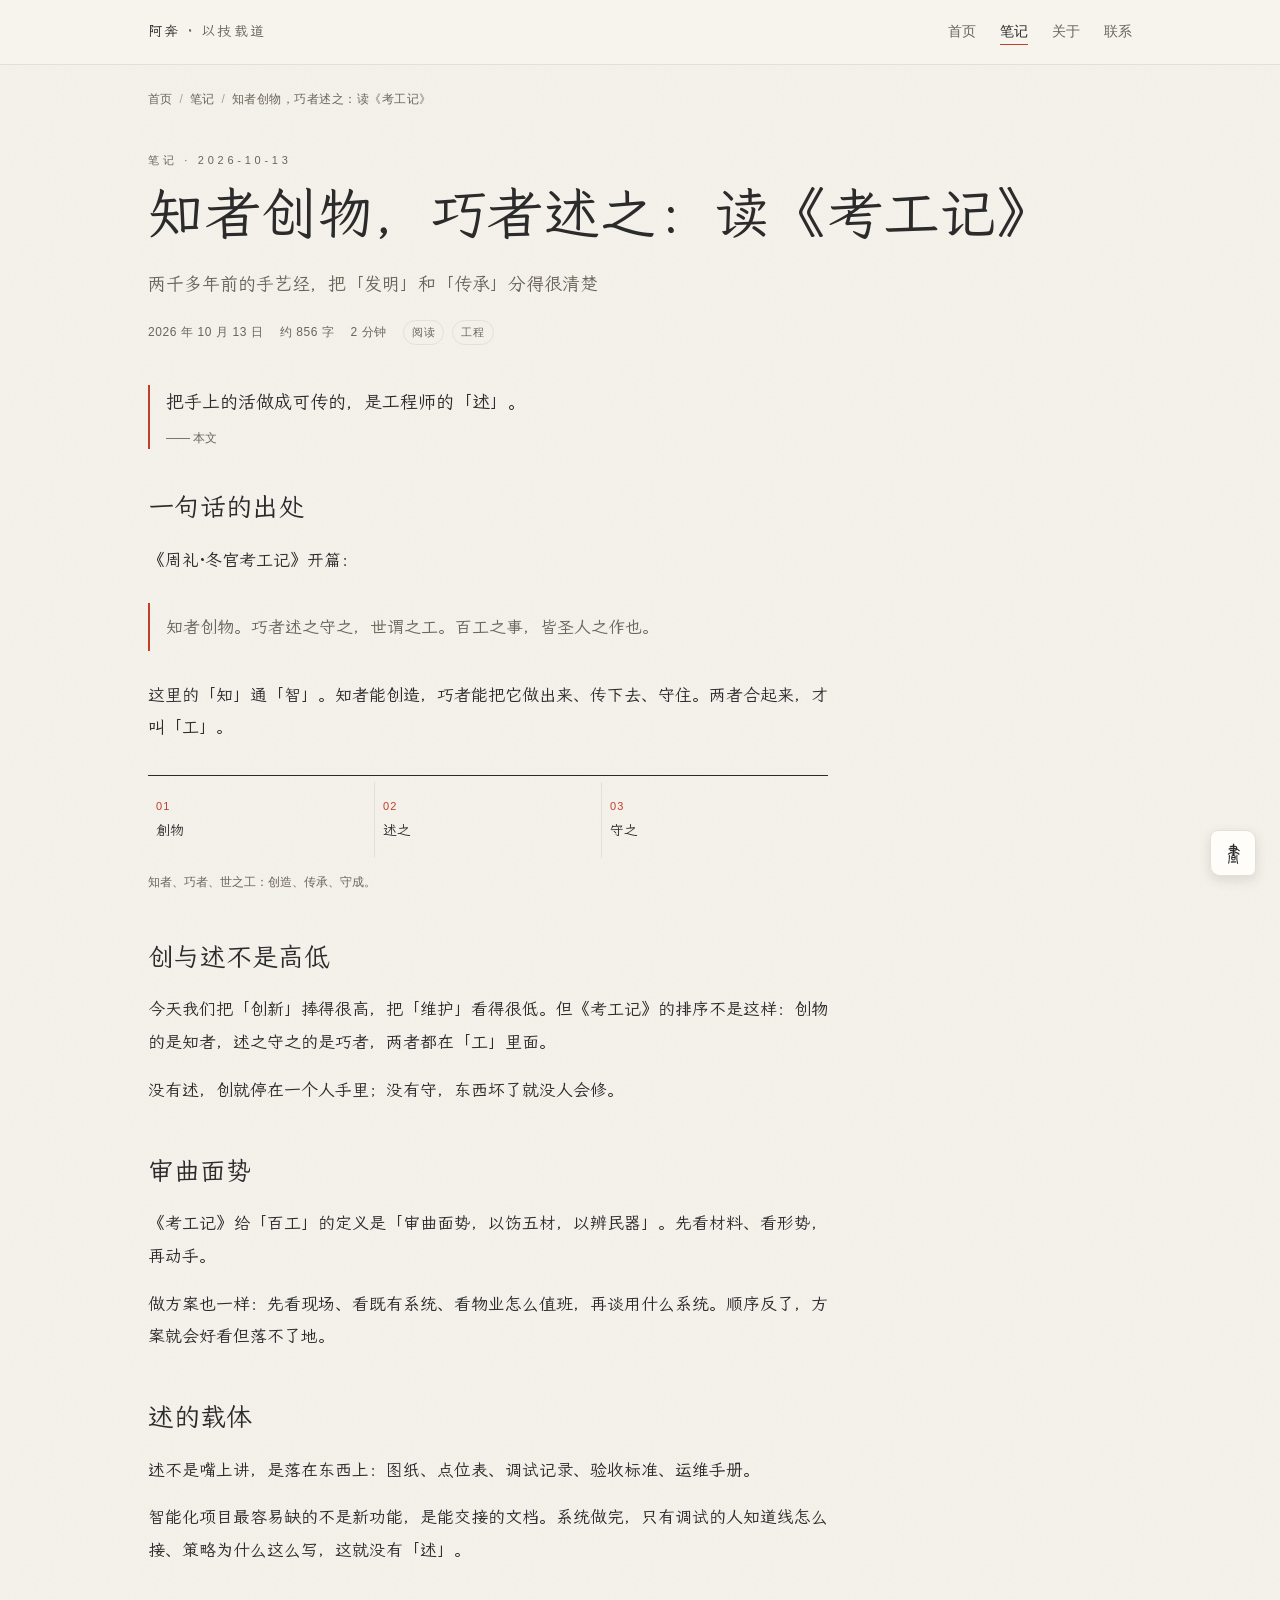
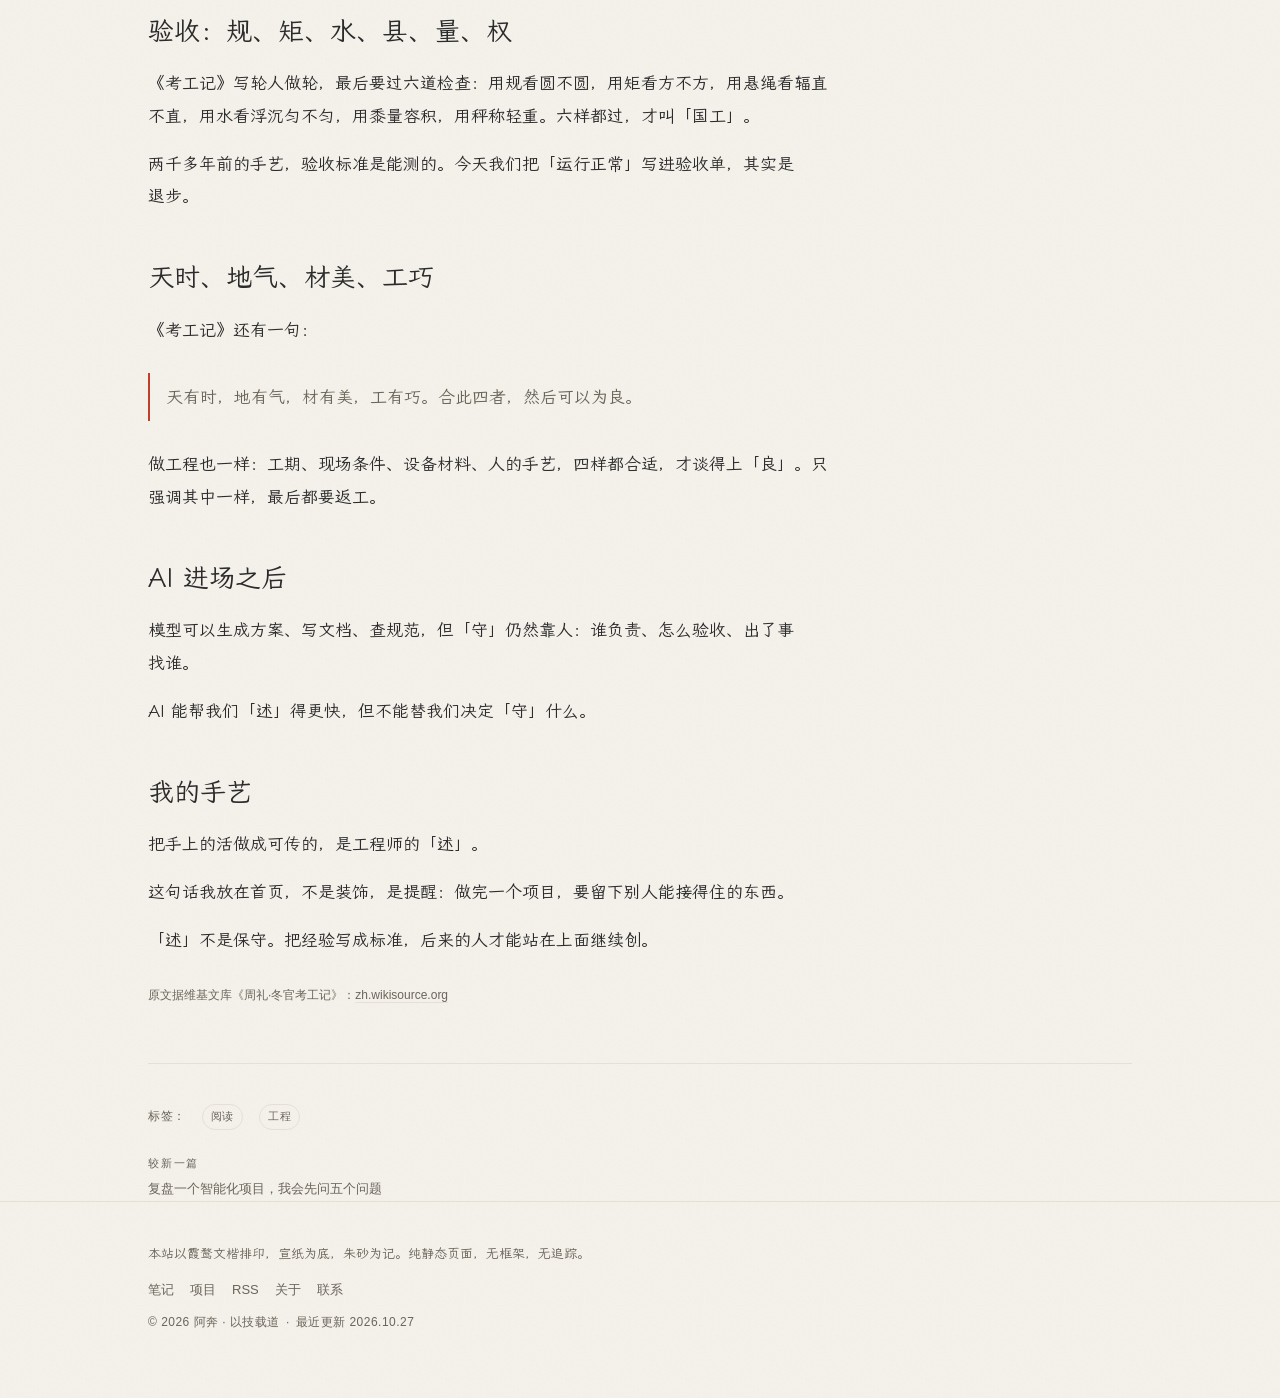
<file: notes/2026-10-13-kaogongji.html>
<!DOCTYPE html>
<html lang="zh-CN">
<head>
<meta charset="UTF-8">
<meta name="viewport" content="width=device-width, initial-scale=1.0, viewport-fit=cover">
<title>知者创物，巧者述之：读《考工记》｜阿奔</title>
<meta name="description" content="「知者创物，巧者述之守之，世谓之工。」这句话把创造、传承、守成放在一起，对今天的工程交付仍然扎人。">
<meta name="author" content="阿奔">
<meta name="theme-color" content="#f7f4ee">
<link rel="canonical" href="https://wutengfeiCN.github.io/my-first-website/notes/2026-10-13-kaogongji.html">
<meta property="og:type" content="article">
<meta property="og:locale" content="zh_CN">
<meta property="og:site_name" content="阿奔 · 以技载道">
<meta property="og:title" content="知者创物，巧者述之：读《考工记》｜阿奔">
<meta property="og:description" content="「知者创物，巧者述之守之，世谓之工。」这句话把创造、传承、守成放在一起，对今天的工程交付仍然扎人。">
<meta property="og:url" content="https://wutengfeiCN.github.io/my-first-website/notes/2026-10-13-kaogongji.html">
<meta property="og:image" content="https://wutengfeiCN.github.io/my-first-website/assets/og-cover.png">
<meta property="og:image:type" content="image/png">
<meta property="og:image:width" content="1200">
<meta property="og:image:height" content="630">
<meta property="og:image:alt" content="阿奔 · 以技载道">
<meta name="twitter:card" content="summary_large_image">
<meta name="twitter:title" content="知者创物，巧者述之：读《考工记》｜阿奔">
<meta name="twitter:description" content="「知者创物，巧者述之守之，世谓之工。」这句话把创造、传承、守成放在一起，对今天的工程交付仍然扎人。">
<meta name="twitter:image" content="https://wutengfeiCN.github.io/my-first-website/assets/og-cover.png">
<meta property="article:published_time" content="2026-10-13">
<meta property="article:author" content="阿奔">
<link rel="icon" href="data:image/svg+xml,%3Csvg xmlns='http://www.w3.org/2000/svg' viewBox='0 0 64 64'%3E%3Crect width='64' height='64' rx='12' fill='%23c03f2b'/%3E%3Ctext x='32' y='44' font-size='36' text-anchor='middle' fill='%23f7f4ee' font-family='KaiTi,STKaiti,serif'%3E奔%3C/text%3E%3C/svg%3E">
<link rel="apple-touch-icon" href="../assets/apple-touch-icon.png">
<link rel="me" href="https://github.com/wutengfeiCN">
<link rel="alternate" type="application/rss+xml" title="阿奔的笔记" href="../rss.xml">
<link rel="preload" href="../assets/fonts/wenkai-subset.woff2" as="font" type="font/woff2" crossorigin>
<link rel="stylesheet" href="../assets/site.css">
<script>
  (function () {
    var saved = null;
    try { saved = localStorage.getItem('theme'); } catch (e) {}
    var night = saved ? saved === 'night'
                      : (window.matchMedia && window.matchMedia('(prefers-color-scheme: dark)').matches);
    if (night) {
      document.documentElement.classList.add('night');
      var meta = document.querySelector('meta[name="theme-color"]');
      if (meta) meta.setAttribute('content', '#1a1815');
    }
  })();
</script>
<script type="application/ld+json">
{
  "@context": "https://schema.org",
  "@graph": [
    {
      "@type": "BlogPosting",
      "headline": "知者创物，巧者述之：读《考工记》",
      "description": "「知者创物，巧者述之守之，世谓之工。」这句话把创造、传承、守成放在一起，对今天的工程交付仍然扎人。",
      "datePublished": "2026-10-13",
      "dateModified": "2026-10-13",
      "inLanguage": "zh-CN",
      "wordCount": 856,
      "author": {
        "@type": "Person",
        "name": "阿奔",
        "url": "https://wutengfeiCN.github.io/my-first-website/"
      },
      "publisher": {
        "@type": "Person",
        "name": "阿奔"
      },
      "image": "https://wutengfeiCN.github.io/my-first-website/assets/og-cover.png",
      "mainEntityOfPage": {
        "@type": "WebPage",
        "@id": "https://wutengfeiCN.github.io/my-first-website/notes/2026-10-13-kaogongji.html"
      }
    },
    {
      "@type": "BreadcrumbList",
      "itemListElement": [
        {
          "@type": "ListItem",
          "position": 1,
          "name": "首页",
          "item": "https://wutengfeiCN.github.io/my-first-website/"
        },
        {
          "@type": "ListItem",
          "position": 2,
          "name": "笔记",
          "item": "https://wutengfeiCN.github.io/my-first-website/notes/"
        },
        {
          "@type": "ListItem",
          "position": 3,
          "name": "知者创物，巧者述之：读《考工记》"
        }
      ]
    }
  ]
}
</script>
</head>
<body>

<a class="skip" href="#main">跳到正文</a>

<header class="masthead">
  <div class="wrap masthead-inner">
    <a class="brand" href="../index.html">阿奔<span class="brand-mark"> · 以技载道</span></a>
    <nav class="nav" aria-label="主导航">
      <a href="../index.html">首页</a>
      <a href="./" aria-current="page">笔记</a>
      <a href="../about.html">关于</a>
      <a href="../index.html#contact">联系</a>
    </nav>
    <button class="mode-toggle" id="modeToggle" type="button" role="switch" aria-checked="false" aria-label="夜读模式" title="切换昼夜模式"><span aria-hidden="true">晝</span></button>
  </div>
</header>

<main id="main" tabindex="-1">
  <div class="wrap">
    <nav class="breadcrumb" aria-label="面包屑">
      <a href="../index.html">首页</a><span class="sep">/</span><a href="./">笔记</a><span class="sep">/</span><span>知者创物，巧者述之：读《考工记》</span>
    </nav>

    <article>
      <header class="article-head">
        <p class="kicker">笔记 · 2026-10-13</p>
        <h1>知者创物，巧者述之：读《考工记》</h1>
        <p class="lede">两千多年前的手艺经，把「发明」和「传承」分得很清楚</p>
        <p class="article-meta" style="margin-top:18px">
          <time datetime="2026-10-13">2026 年 10 月 13 日</time>
          <span>约 856 字</span>
          <span>2 分钟</span>
          <span class="meta-tags"><span class="tag">阅读</span><span class="tag">工程</span></span>
        </p>
      </header>

      <figure class="epigraph">
        <blockquote><p>把手上的活做成可传的，是工程师的「述」。</p></blockquote>
        <figcaption>—— 本文</figcaption>
      </figure>

      <div class="prose">
<h2>一句话的出处</h2>
<p>《周礼·冬官考工记》开篇：</p>
<blockquote>
<p>知者创物。巧者述之守之，世谓之工。百工之事，皆圣人之作也。</p>
</blockquote>
<p>这里的「知」通「智」。知者能创造，巧者能把它做出来、传下去、守住。两者合起来，才叫「工」。</p>
<figure class="flow">
  <ol>
    <li><span>01</span>創物</li>
    <li><span>02</span>述之</li>
    <li><span>03</span>守之</li>
  </ol>
  <figcaption>知者、巧者、世之工：创造、传承、守成。</figcaption>
</figure>

<h2>创与述不是高低</h2>
<p>今天我们把「创新」捧得很高，把「维护」看得很低。但《考工记》的排序不是这样：创物的是知者，述之守之的是巧者，两者都在「工」里面。</p>
<p>没有述，创就停在一个人手里；没有守，东西坏了就没人会修。</p>
<h2>审曲面势</h2>
<p>《考工记》给「百工」的定义是「审曲面势，以饬五材，以辨民器」。先看材料、看形势，再动手。</p>
<p>做方案也一样：先看现场、看既有系统、看物业怎么值班，再谈用什么系统。顺序反了，方案就会好看但落不了地。</p>
<h2>述的载体</h2>
<p>述不是嘴上讲，是落在东西上：图纸、点位表、调试记录、验收标准、运维手册。</p>
<p>智能化项目最容易缺的不是新功能，是能交接的文档。系统做完，只有调试的人知道线怎么接、策略为什么这么写，这就没有「述」。</p>
<h2>验收：规、矩、水、县、量、权</h2>
<p>《考工记》写轮人做轮，最后要过六道检查：用规看圆不圆，用矩看方不方，用悬绳看辐直不直，用水看浮沉匀不匀，用黍量容积，用秤称轻重。六样都过，才叫「国工」。</p>
<p>两千多年前的手艺，验收标准是能测的。今天我们把「运行正常」写进验收单，其实是退步。</p>
<h2>天时、地气、材美、工巧</h2>
<p>《考工记》还有一句：</p>
<blockquote>
<p>天有时，地有气，材有美，工有巧。合此四者，然后可以为良。</p>
</blockquote>
<p>做工程也一样：工期、现场条件、设备材料、人的手艺，四样都合适，才谈得上「良」。只强调其中一样，最后都要返工。</p>
<h2>AI 进场之后</h2>
<p>模型可以生成方案、写文档、查规范，但「守」仍然靠人：谁负责、怎么验收、出了事找谁。</p>
<p>AI 能帮我们「述」得更快，但不能替我们决定「守」什么。</p>
<h2>我的手艺</h2>
<p>把手上的活做成可传的，是工程师的「述」。</p>
<p>这句话我放在首页，不是装饰，是提醒：做完一个项目，要留下别人能接得住的东西。</p>
<p>「述」不是保守。把经验写成标准，后来的人才能站在上面继续创。</p>
<p class="source">原文据维基文库《周礼·冬官考工记》：<a href="https://zh.wikisource.org/wiki/%E5%91%A8%E7%A6%AE/%E5%86%AC%E5%AE%98%E8%80%83%E5%B7%A5%E8%A8%98" target="_blank" rel="noopener noreferrer">zh.wikisource.org</a></p>
      </div>

      <footer class="article-foot">
        <p class="meta-line">标签：<span class="tag">阅读</span><span class="tag">工程</span></p>
        <nav class="article-nav" aria-label="文章翻页">
          <a href="2026-10-20-five-questions.html"><span class="label">较新一篇</span>复盘一个智能化项目，我会先问五个问题</a>
          
        </nav>
      </footer>
    </article>
  </div>
</main>

<footer class="site-footer">
  <div class="wrap">
    <p class="colophon">本站以霞鹜文楷排印，宣纸为底，朱砂为记。纯静态页面，无框架，无追踪。</p>
    <p class="foot-links"><a href="./">笔记</a><a href="../projects/">项目</a><a href="../rss.xml">RSS</a><a href="../about.html">关于</a><a href="../index.html#contact">联系</a></p>
    <p class="foot-meta">© 2026 阿奔 · 以技载道<span>·</span>最近更新 2026.10.27</p>
  </div>
</footer>

<noscript><style>.mode-toggle { display: none; }</style></noscript>
<script src="../assets/site.js" defer></script>
</body>
</html>
</file>
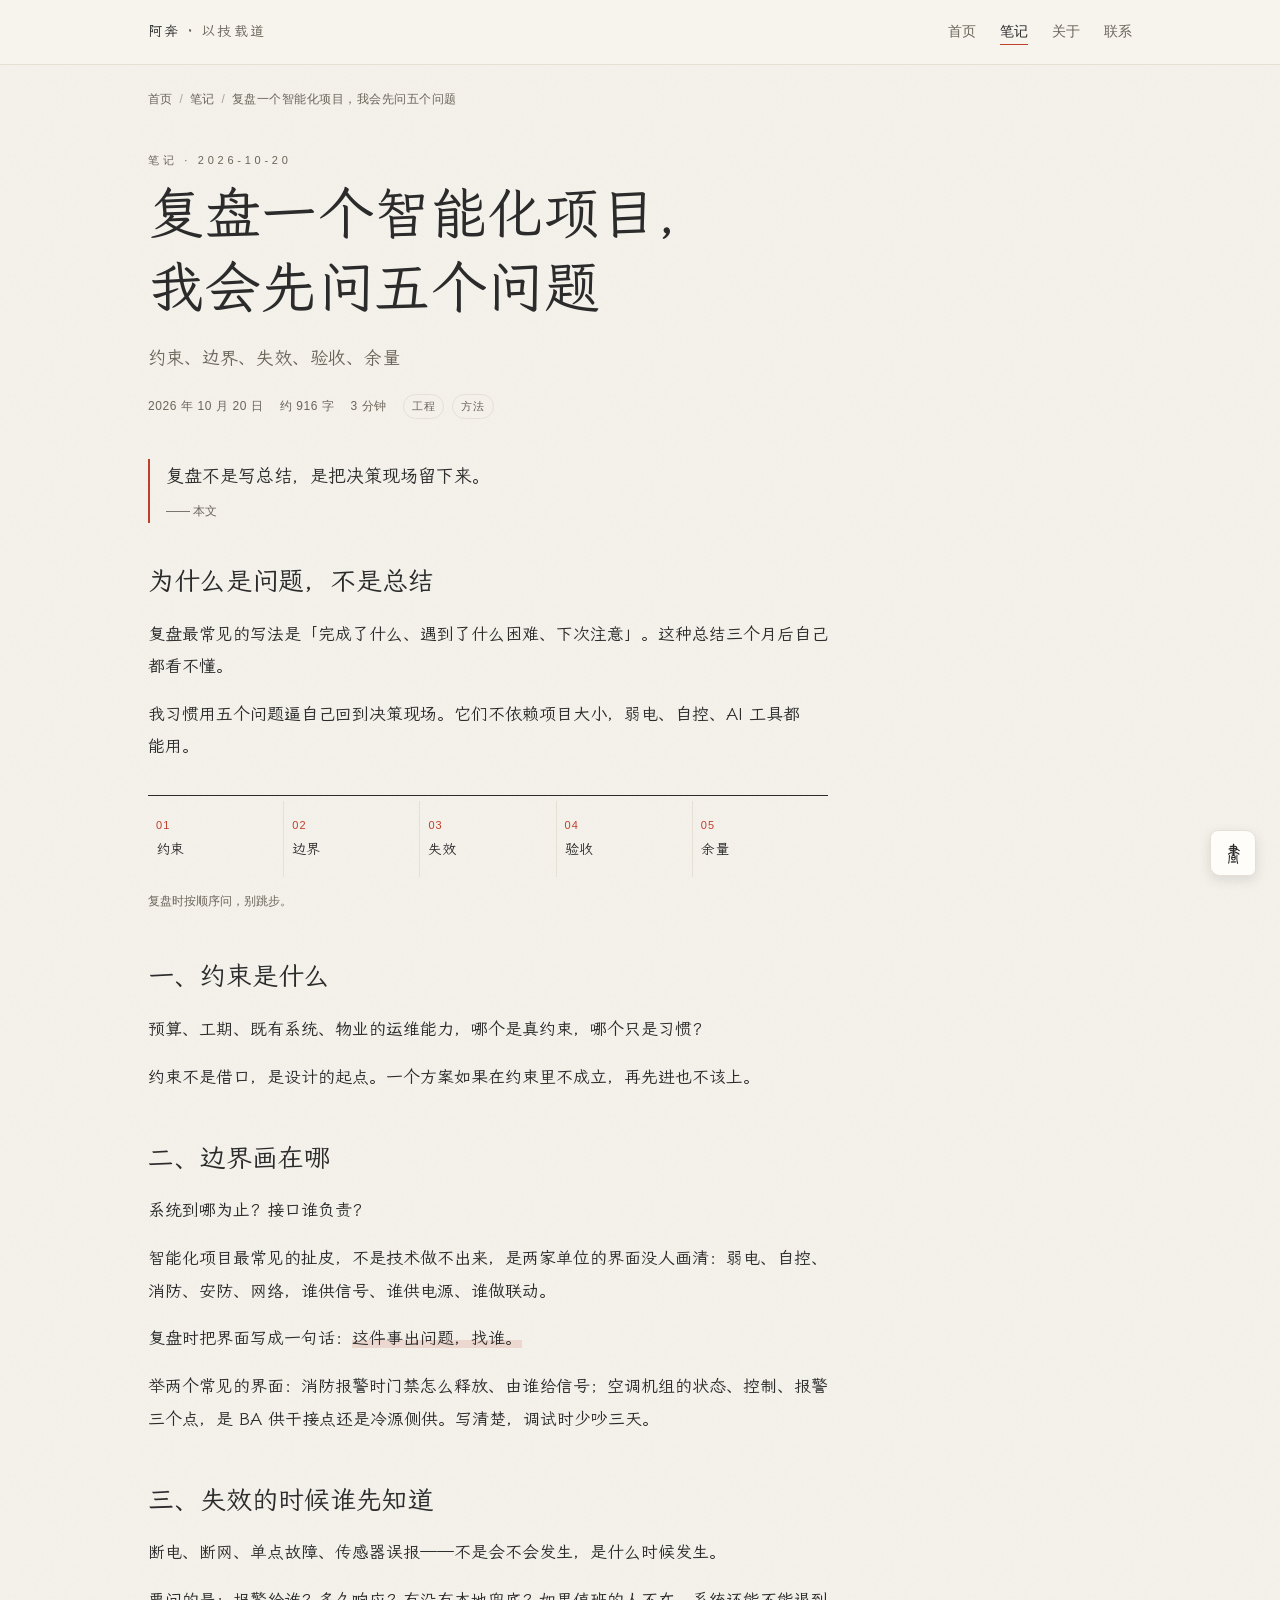
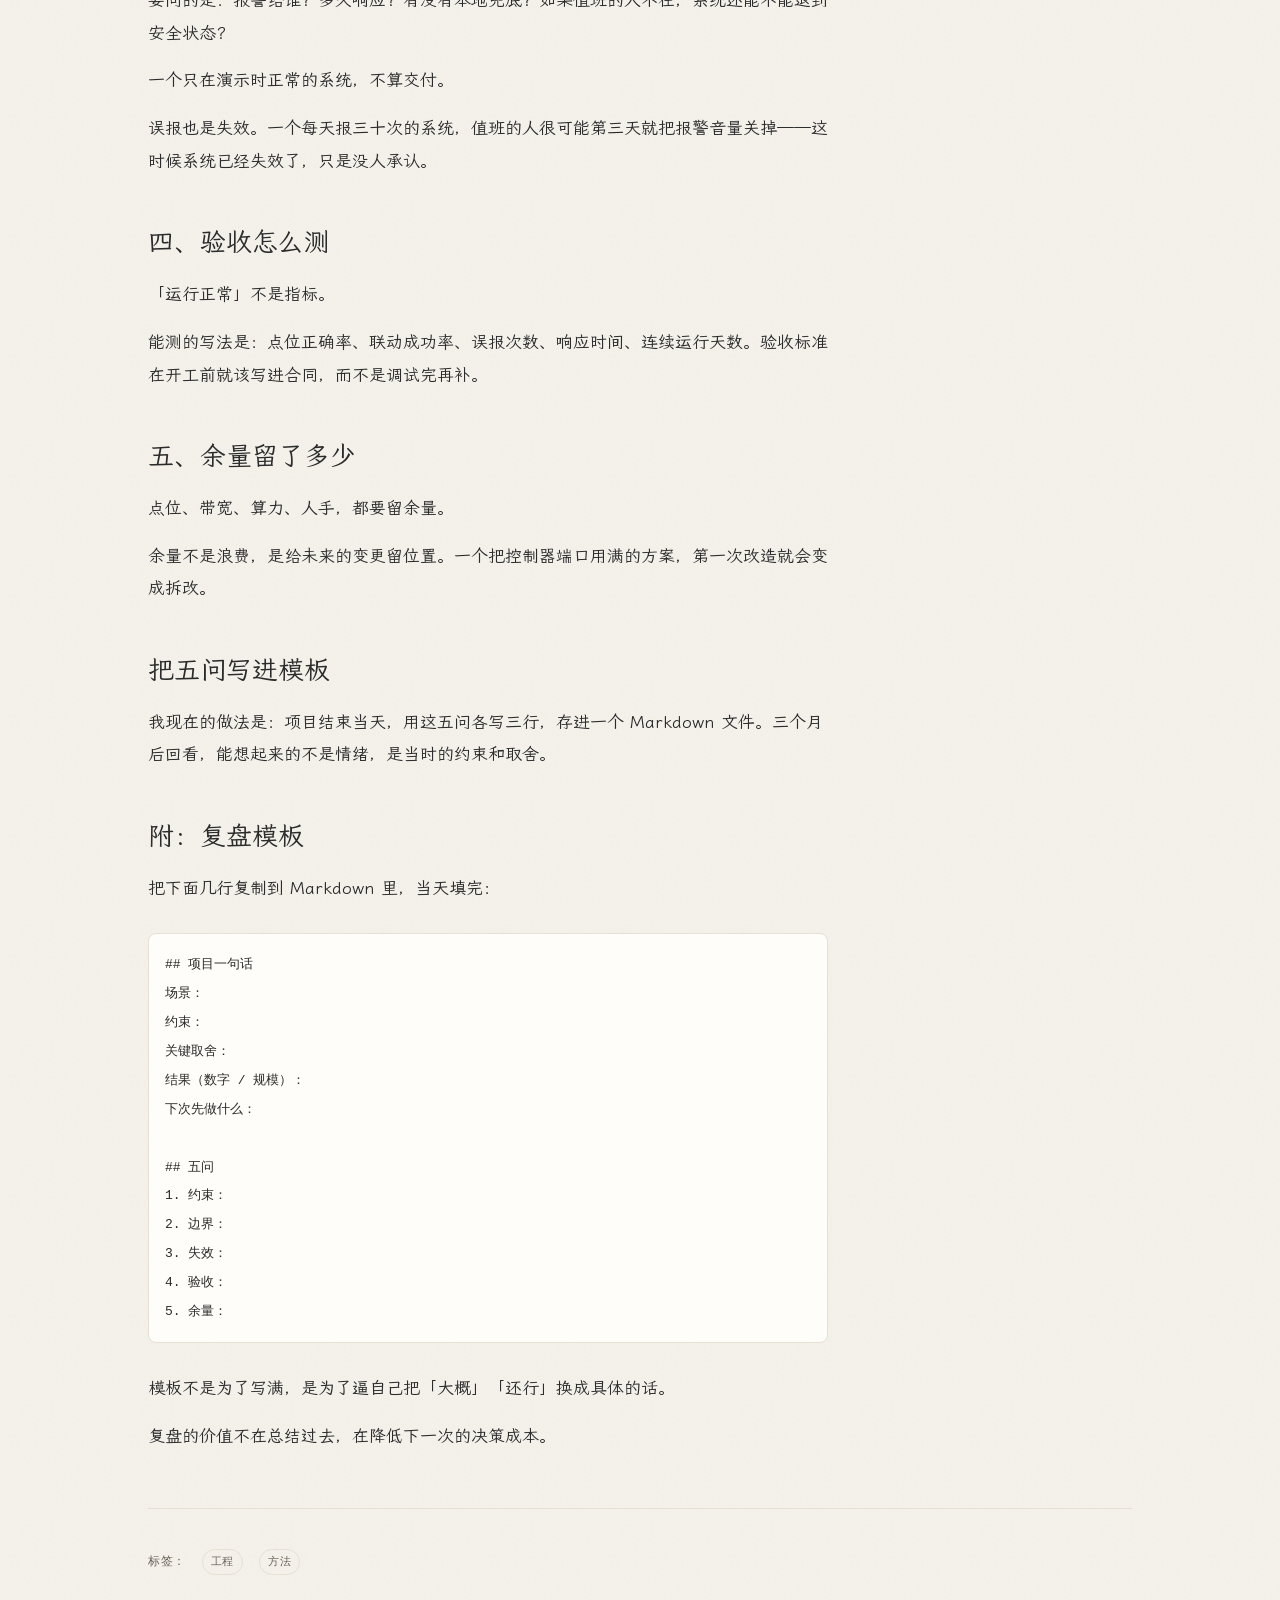
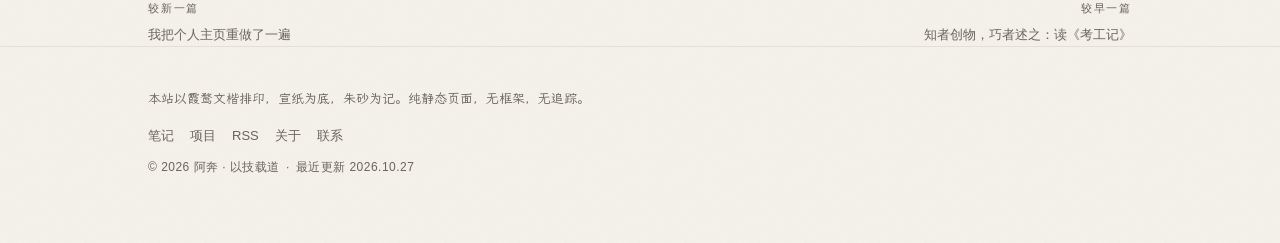
<file: notes/2026-10-20-five-questions.html>
<!DOCTYPE html>
<html lang="zh-CN">
<head>
<meta charset="UTF-8">
<meta name="viewport" content="width=device-width, initial-scale=1.0, viewport-fit=cover">
<title>复盘一个智能化项目，我会先问五个问题｜阿奔</title>
<meta name="description" content="项目复盘容易写成流水账。五个问题，把一次项目拆成下次能复用的话。">
<meta name="author" content="阿奔">
<meta name="theme-color" content="#f7f4ee">
<link rel="canonical" href="https://wutengfeiCN.github.io/my-first-website/notes/2026-10-20-five-questions.html">
<meta property="og:type" content="article">
<meta property="og:locale" content="zh_CN">
<meta property="og:site_name" content="阿奔 · 以技载道">
<meta property="og:title" content="复盘一个智能化项目，我会先问五个问题｜阿奔">
<meta property="og:description" content="项目复盘容易写成流水账。五个问题，把一次项目拆成下次能复用的话。">
<meta property="og:url" content="https://wutengfeiCN.github.io/my-first-website/notes/2026-10-20-five-questions.html">
<meta property="og:image" content="https://wutengfeiCN.github.io/my-first-website/assets/og-cover.png">
<meta property="og:image:type" content="image/png">
<meta property="og:image:width" content="1200">
<meta property="og:image:height" content="630">
<meta property="og:image:alt" content="阿奔 · 以技载道">
<meta name="twitter:card" content="summary_large_image">
<meta name="twitter:title" content="复盘一个智能化项目，我会先问五个问题｜阿奔">
<meta name="twitter:description" content="项目复盘容易写成流水账。五个问题，把一次项目拆成下次能复用的话。">
<meta name="twitter:image" content="https://wutengfeiCN.github.io/my-first-website/assets/og-cover.png">
<meta property="article:published_time" content="2026-10-20">
<meta property="article:author" content="阿奔">
<link rel="icon" href="data:image/svg+xml,%3Csvg xmlns='http://www.w3.org/2000/svg' viewBox='0 0 64 64'%3E%3Crect width='64' height='64' rx='12' fill='%23c03f2b'/%3E%3Ctext x='32' y='44' font-size='36' text-anchor='middle' fill='%23f7f4ee' font-family='KaiTi,STKaiti,serif'%3E奔%3C/text%3E%3C/svg%3E">
<link rel="apple-touch-icon" href="../assets/apple-touch-icon.png">
<link rel="me" href="https://github.com/wutengfeiCN">
<link rel="alternate" type="application/rss+xml" title="阿奔的笔记" href="../rss.xml">
<link rel="preload" href="../assets/fonts/wenkai-subset.woff2" as="font" type="font/woff2" crossorigin>
<link rel="stylesheet" href="../assets/site.css">
<script>
  (function () {
    var saved = null;
    try { saved = localStorage.getItem('theme'); } catch (e) {}
    var night = saved ? saved === 'night'
                      : (window.matchMedia && window.matchMedia('(prefers-color-scheme: dark)').matches);
    if (night) {
      document.documentElement.classList.add('night');
      var meta = document.querySelector('meta[name="theme-color"]');
      if (meta) meta.setAttribute('content', '#1a1815');
    }
  })();
</script>
<script type="application/ld+json">
{
  "@context": "https://schema.org",
  "@graph": [
    {
      "@type": "BlogPosting",
      "headline": "复盘一个智能化项目，我会先问五个问题",
      "description": "项目复盘容易写成流水账。五个问题，把一次项目拆成下次能复用的话。",
      "datePublished": "2026-10-20",
      "dateModified": "2026-10-20",
      "inLanguage": "zh-CN",
      "wordCount": 916,
      "author": {
        "@type": "Person",
        "name": "阿奔",
        "url": "https://wutengfeiCN.github.io/my-first-website/"
      },
      "publisher": {
        "@type": "Person",
        "name": "阿奔"
      },
      "image": "https://wutengfeiCN.github.io/my-first-website/assets/og-cover.png",
      "mainEntityOfPage": {
        "@type": "WebPage",
        "@id": "https://wutengfeiCN.github.io/my-first-website/notes/2026-10-20-five-questions.html"
      }
    },
    {
      "@type": "BreadcrumbList",
      "itemListElement": [
        {
          "@type": "ListItem",
          "position": 1,
          "name": "首页",
          "item": "https://wutengfeiCN.github.io/my-first-website/"
        },
        {
          "@type": "ListItem",
          "position": 2,
          "name": "笔记",
          "item": "https://wutengfeiCN.github.io/my-first-website/notes/"
        },
        {
          "@type": "ListItem",
          "position": 3,
          "name": "复盘一个智能化项目，我会先问五个问题"
        }
      ]
    }
  ]
}
</script>
</head>
<body>

<a class="skip" href="#main">跳到正文</a>

<header class="masthead">
  <div class="wrap masthead-inner">
    <a class="brand" href="../index.html">阿奔<span class="brand-mark"> · 以技载道</span></a>
    <nav class="nav" aria-label="主导航">
      <a href="../index.html">首页</a>
      <a href="./" aria-current="page">笔记</a>
      <a href="../about.html">关于</a>
      <a href="../index.html#contact">联系</a>
    </nav>
    <button class="mode-toggle" id="modeToggle" type="button" role="switch" aria-checked="false" aria-label="夜读模式" title="切换昼夜模式"><span aria-hidden="true">晝</span></button>
  </div>
</header>

<main id="main" tabindex="-1">
  <div class="wrap">
    <nav class="breadcrumb" aria-label="面包屑">
      <a href="../index.html">首页</a><span class="sep">/</span><a href="./">笔记</a><span class="sep">/</span><span>复盘一个智能化项目，我会先问五个问题</span>
    </nav>

    <article>
      <header class="article-head">
        <p class="kicker">笔记 · 2026-10-20</p>
        <h1>复盘一个智能化项目，我会先问五个问题</h1>
        <p class="lede">约束、边界、失效、验收、余量</p>
        <p class="article-meta" style="margin-top:18px">
          <time datetime="2026-10-20">2026 年 10 月 20 日</time>
          <span>约 916 字</span>
          <span>3 分钟</span>
          <span class="meta-tags"><span class="tag">工程</span><span class="tag">方法</span></span>
        </p>
      </header>

      <figure class="epigraph">
        <blockquote><p>复盘不是写总结，是把决策现场留下来。</p></blockquote>
        <figcaption>—— 本文</figcaption>
      </figure>

      <div class="prose">
<h2>为什么是问题，不是总结</h2>
<p>复盘最常见的写法是「完成了什么、遇到了什么困难、下次注意」。这种总结三个月后自己都看不懂。</p>
<p>我习惯用五个问题逼自己回到决策现场。它们不依赖项目大小，弱电、自控、AI 工具都能用。</p>
<figure class="flow">
  <ol>
    <li><span>01</span>约束</li>
    <li><span>02</span>边界</li>
    <li><span>03</span>失效</li>
    <li><span>04</span>验收</li>
    <li><span>05</span>余量</li>
  </ol>
  <figcaption>复盘时按顺序问，别跳步。</figcaption>
</figure>

<h2>一、约束是什么</h2>
<p>预算、工期、既有系统、物业的运维能力，哪个是真约束，哪个只是习惯？</p>
<p>约束不是借口，是设计的起点。一个方案如果在约束里不成立，再先进也不该上。</p>
<h2>二、边界画在哪</h2>
<p>系统到哪为止？接口谁负责？</p>
<p>智能化项目最常见的扯皮，不是技术做不出来，是两家单位的界面没人画清：弱电、自控、消防、安防、网络，谁供信号、谁供电源、谁做联动。</p>
<p>复盘时把界面写成一句话：<strong>这件事出问题，找谁。</strong></p>
<p>举两个常见的界面：消防报警时门禁怎么释放、由谁给信号；空调机组的状态、控制、报警三个点，是 BA 供干接点还是冷源侧供。写清楚，调试时少吵三天。</p>
<h2>三、失效的时候谁先知道</h2>
<p>断电、断网、单点故障、传感器误报——不是会不会发生，是什么时候发生。</p>
<p>要问的是：报警给谁？多久响应？有没有本地兜底？如果值班的人不在，系统还能不能退到安全状态？</p>
<p>一个只在演示时正常的系统，不算交付。</p>
<p>误报也是失效。一个每天报三十次的系统，值班的人很可能第三天就把报警音量关掉——这时候系统已经失效了，只是没人承认。</p>
<h2>四、验收怎么测</h2>
<p>「运行正常」不是指标。</p>
<p>能测的写法是：点位正确率、联动成功率、误报次数、响应时间、连续运行天数。验收标准在开工前就该写进合同，而不是调试完再补。</p>
<h2>五、余量留了多少</h2>
<p>点位、带宽、算力、人手，都要留余量。</p>
<p>余量不是浪费，是给未来的变更留位置。一个把控制器端口用满的方案，第一次改造就会变成拆改。</p>
<h2>把五问写进模板</h2>
<p>我现在的做法是：项目结束当天，用这五问各写三行，存进一个 Markdown 文件。三个月后回看，能想起来的不是情绪，是当时的约束和取舍。</p>
<h2>附：复盘模板</h2>
<p>把下面几行复制到 Markdown 里，当天填完：</p>
<pre><code>## 项目一句话
场景：
约束：
关键取舍：
结果（数字 / 规模）：
下次先做什么：

## 五问
1. 约束：
2. 边界：
3. 失效：
4. 验收：
5. 余量：
</code></pre>
<p>模板不是为了写满，是为了逼自己把「大概」「还行」换成具体的话。</p>
<p>复盘的价值不在总结过去，在降低下一次的决策成本。</p>
      </div>

      <footer class="article-foot">
        <p class="meta-line">标签：<span class="tag">工程</span><span class="tag">方法</span></p>
        <nav class="article-nav" aria-label="文章翻页">
          <a href="2026-10-27-rebuild.html"><span class="label">较新一篇</span>我把个人主页重做了一遍</a>
          <a class="next" href="2026-10-13-kaogongji.html"><span class="label">较早一篇</span>知者创物，巧者述之：读《考工记》</a>
        </nav>
      </footer>
    </article>
  </div>
</main>

<footer class="site-footer">
  <div class="wrap">
    <p class="colophon">本站以霞鹜文楷排印，宣纸为底，朱砂为记。纯静态页面，无框架，无追踪。</p>
    <p class="foot-links"><a href="./">笔记</a><a href="../projects/">项目</a><a href="../rss.xml">RSS</a><a href="../about.html">关于</a><a href="../index.html#contact">联系</a></p>
    <p class="foot-meta">© 2026 阿奔 · 以技载道<span>·</span>最近更新 2026.10.27</p>
  </div>
</footer>

<noscript><style>.mode-toggle { display: none; }</style></noscript>
<script src="../assets/site.js" defer></script>
</body>
</html>
</file>
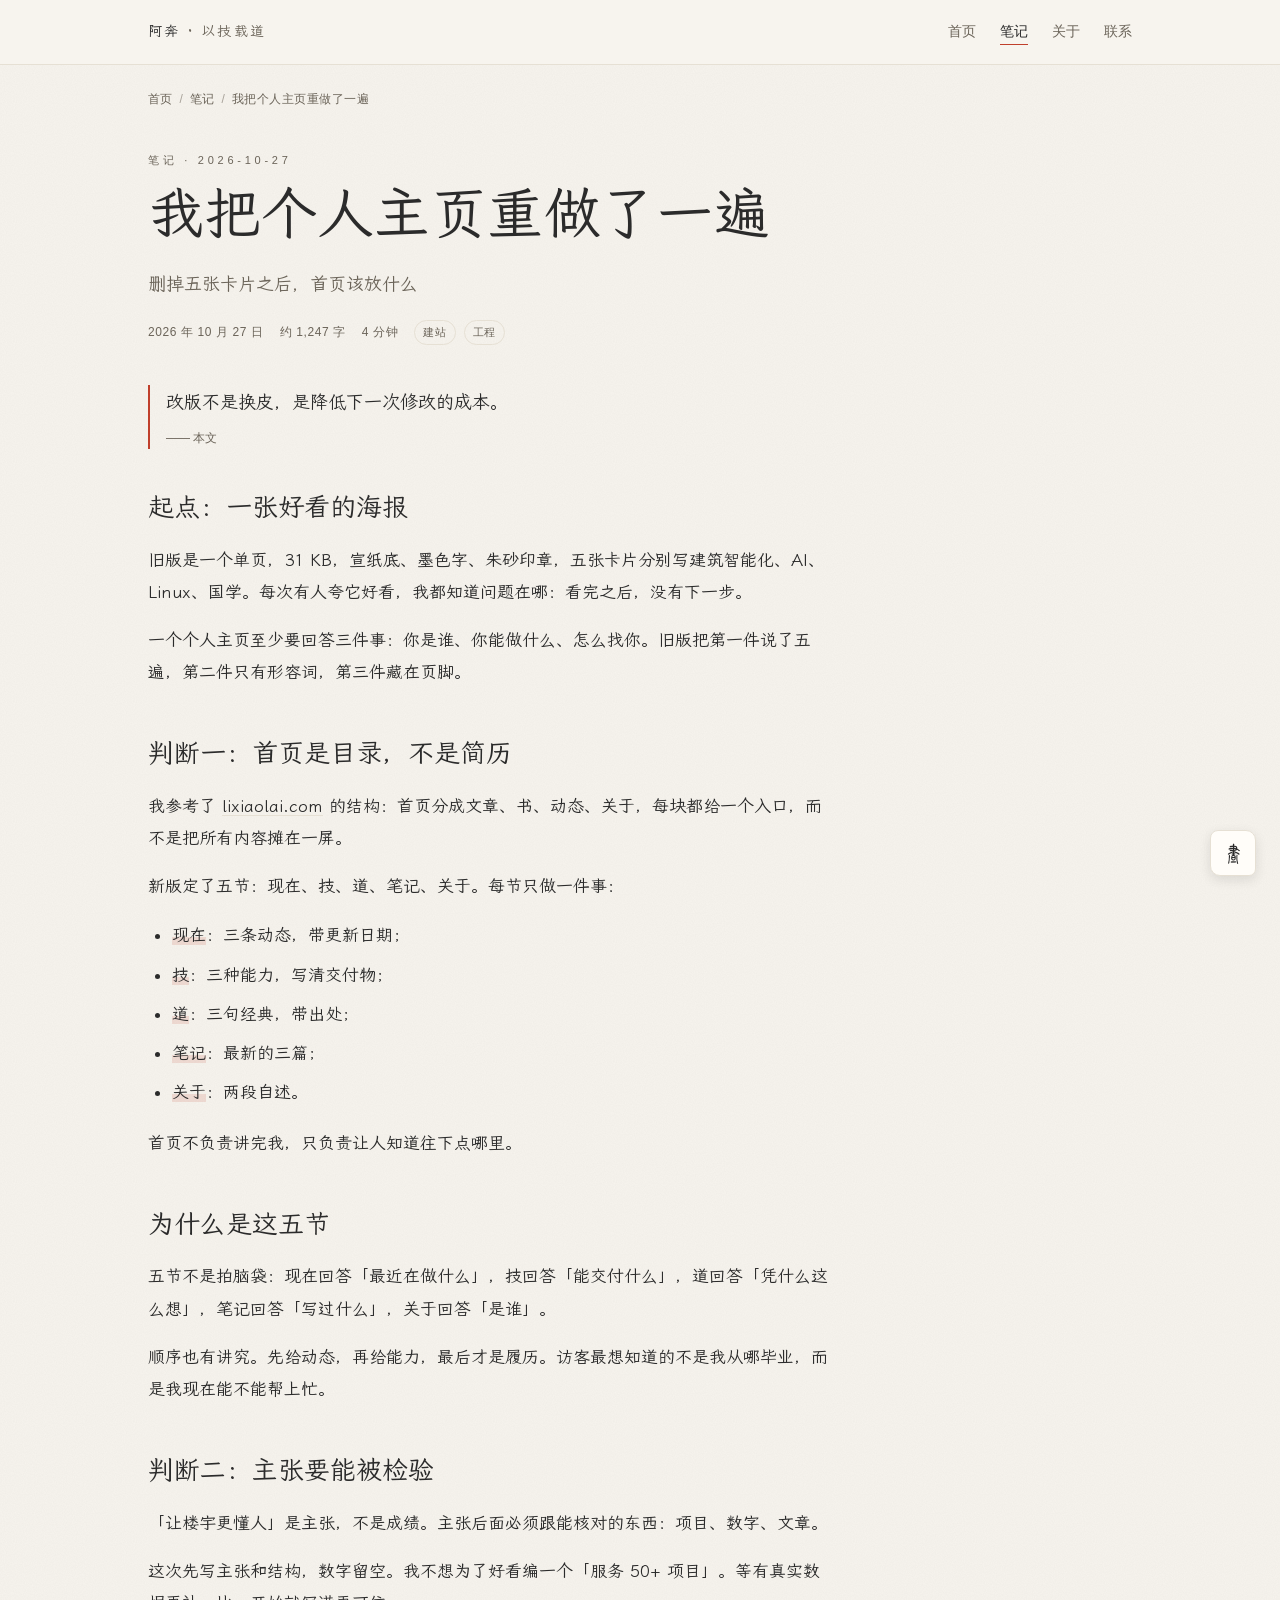
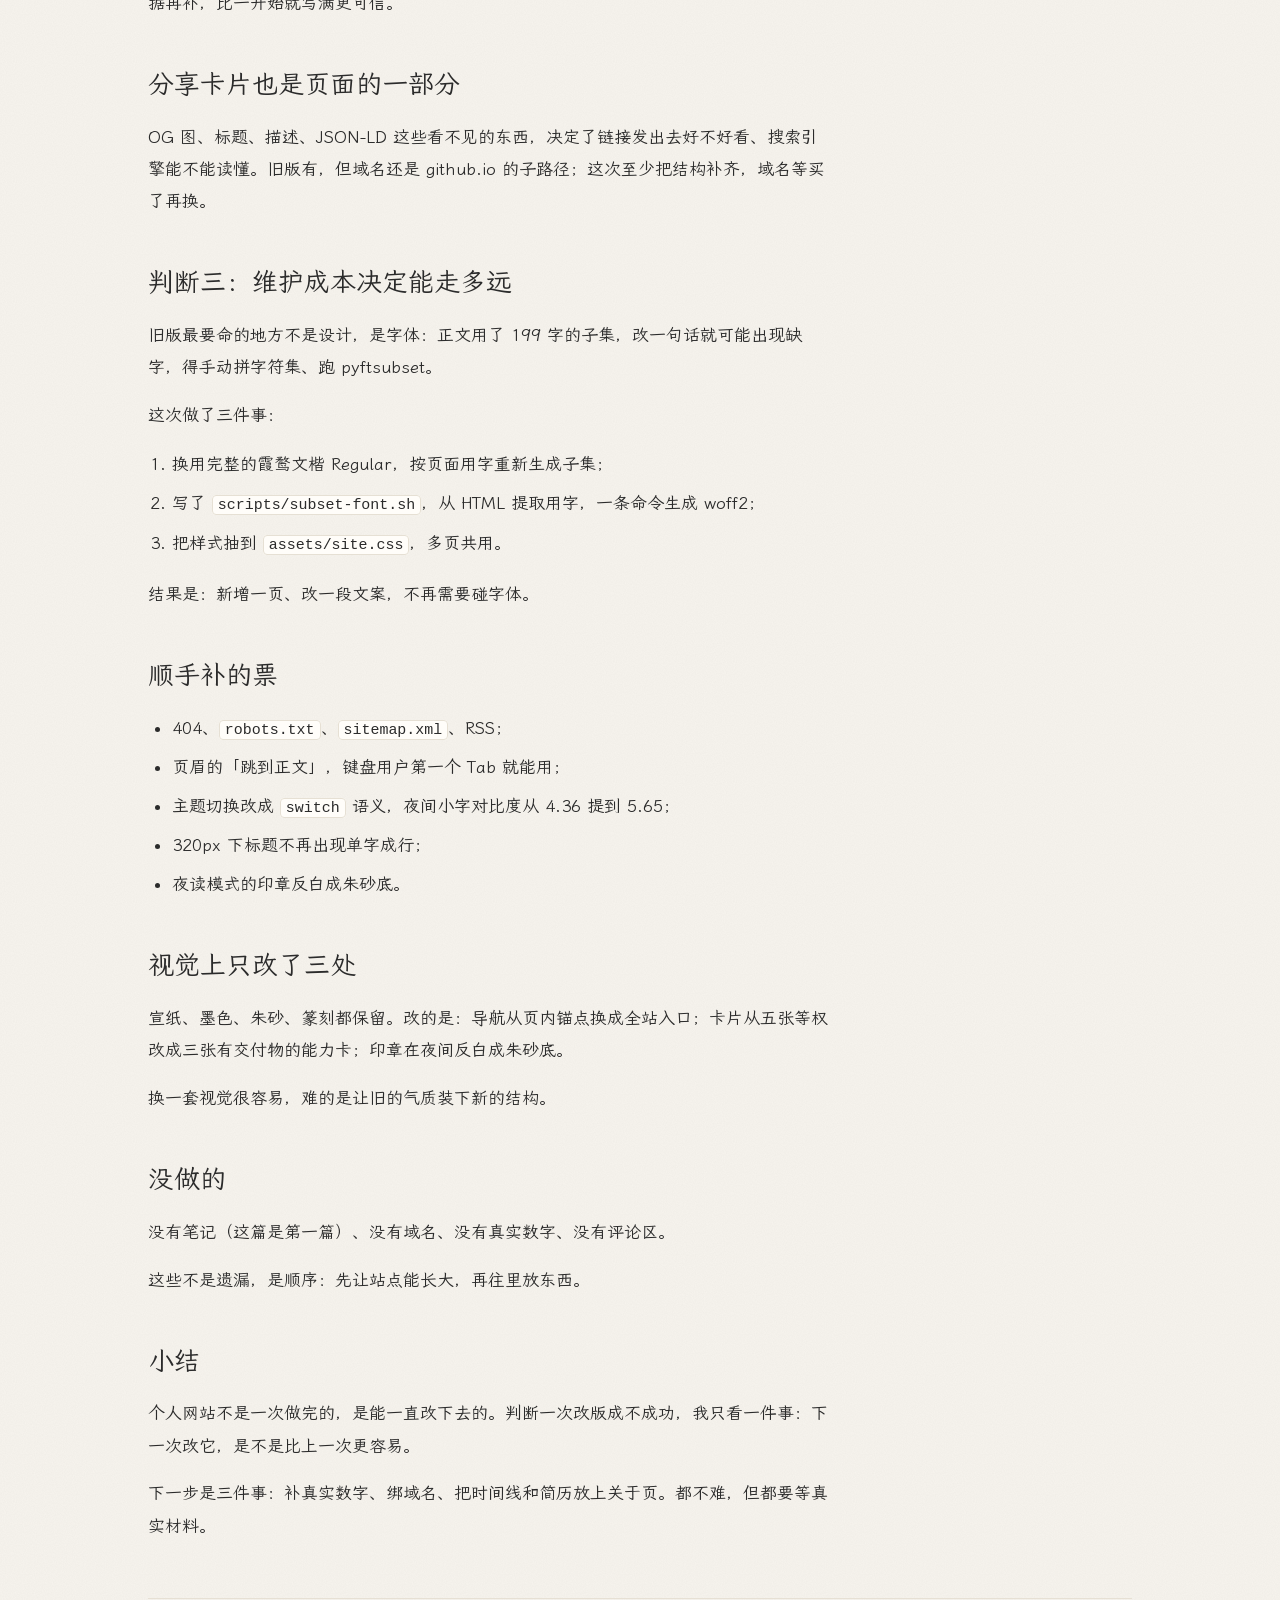
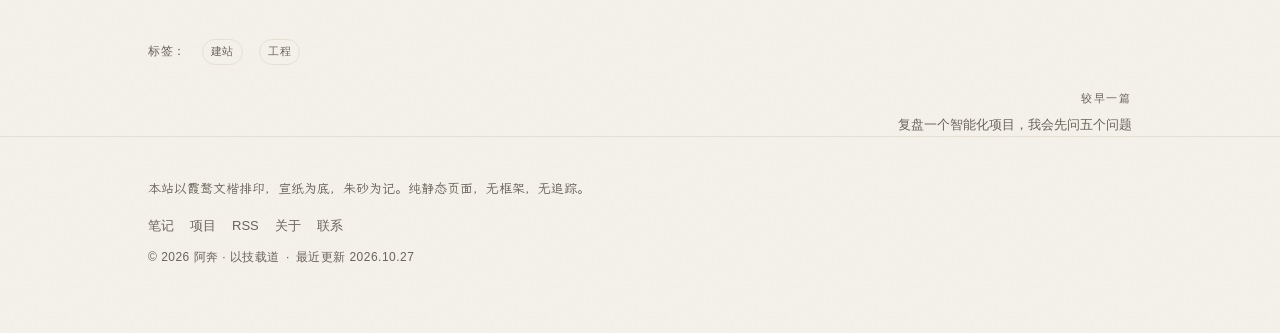
<file: notes/2026-10-27-rebuild.html>
<!DOCTYPE html>
<html lang="zh-CN">
<head>
<meta charset="UTF-8">
<meta name="viewport" content="width=device-width, initial-scale=1.0, viewport-fit=cover">
<title>我把个人主页重做了一遍｜阿奔</title>
<meta name="description" content="旧版像一张海报：好看，但没有下一页。这次只做三件事——把首页变成目录，把主张写成能被检验的句子，把维护成本降下来。">
<meta name="author" content="阿奔">
<meta name="theme-color" content="#f7f4ee">
<link rel="canonical" href="https://wutengfeiCN.github.io/my-first-website/notes/2026-10-27-rebuild.html">
<meta property="og:type" content="article">
<meta property="og:locale" content="zh_CN">
<meta property="og:site_name" content="阿奔 · 以技载道">
<meta property="og:title" content="我把个人主页重做了一遍｜阿奔">
<meta property="og:description" content="旧版像一张海报：好看，但没有下一页。这次只做三件事——把首页变成目录，把主张写成能被检验的句子，把维护成本降下来。">
<meta property="og:url" content="https://wutengfeiCN.github.io/my-first-website/notes/2026-10-27-rebuild.html">
<meta property="og:image" content="https://wutengfeiCN.github.io/my-first-website/assets/og-cover.png">
<meta property="og:image:type" content="image/png">
<meta property="og:image:width" content="1200">
<meta property="og:image:height" content="630">
<meta property="og:image:alt" content="阿奔 · 以技载道">
<meta name="twitter:card" content="summary_large_image">
<meta name="twitter:title" content="我把个人主页重做了一遍｜阿奔">
<meta name="twitter:description" content="旧版像一张海报：好看，但没有下一页。这次只做三件事——把首页变成目录，把主张写成能被检验的句子，把维护成本降下来。">
<meta name="twitter:image" content="https://wutengfeiCN.github.io/my-first-website/assets/og-cover.png">
<meta property="article:published_time" content="2026-10-27">
<meta property="article:author" content="阿奔">
<link rel="icon" href="data:image/svg+xml,%3Csvg xmlns='http://www.w3.org/2000/svg' viewBox='0 0 64 64'%3E%3Crect width='64' height='64' rx='12' fill='%23c03f2b'/%3E%3Ctext x='32' y='44' font-size='36' text-anchor='middle' fill='%23f7f4ee' font-family='KaiTi,STKaiti,serif'%3E奔%3C/text%3E%3C/svg%3E">
<link rel="apple-touch-icon" href="../assets/apple-touch-icon.png">
<link rel="me" href="https://github.com/wutengfeiCN">
<link rel="alternate" type="application/rss+xml" title="阿奔的笔记" href="../rss.xml">
<link rel="preload" href="../assets/fonts/wenkai-subset.woff2" as="font" type="font/woff2" crossorigin>
<link rel="stylesheet" href="../assets/site.css">
<script>
  (function () {
    var saved = null;
    try { saved = localStorage.getItem('theme'); } catch (e) {}
    var night = saved ? saved === 'night'
                      : (window.matchMedia && window.matchMedia('(prefers-color-scheme: dark)').matches);
    if (night) {
      document.documentElement.classList.add('night');
      var meta = document.querySelector('meta[name="theme-color"]');
      if (meta) meta.setAttribute('content', '#1a1815');
    }
  })();
</script>
<script type="application/ld+json">
{
  "@context": "https://schema.org",
  "@graph": [
    {
      "@type": "BlogPosting",
      "headline": "我把个人主页重做了一遍",
      "description": "旧版像一张海报：好看，但没有下一页。这次只做三件事——把首页变成目录，把主张写成能被检验的句子，把维护成本降下来。",
      "datePublished": "2026-10-27",
      "dateModified": "2026-10-27",
      "inLanguage": "zh-CN",
      "wordCount": 1247,
      "author": {
        "@type": "Person",
        "name": "阿奔",
        "url": "https://wutengfeiCN.github.io/my-first-website/"
      },
      "publisher": {
        "@type": "Person",
        "name": "阿奔"
      },
      "image": "https://wutengfeiCN.github.io/my-first-website/assets/og-cover.png",
      "mainEntityOfPage": {
        "@type": "WebPage",
        "@id": "https://wutengfeiCN.github.io/my-first-website/notes/2026-10-27-rebuild.html"
      }
    },
    {
      "@type": "BreadcrumbList",
      "itemListElement": [
        {
          "@type": "ListItem",
          "position": 1,
          "name": "首页",
          "item": "https://wutengfeiCN.github.io/my-first-website/"
        },
        {
          "@type": "ListItem",
          "position": 2,
          "name": "笔记",
          "item": "https://wutengfeiCN.github.io/my-first-website/notes/"
        },
        {
          "@type": "ListItem",
          "position": 3,
          "name": "我把个人主页重做了一遍"
        }
      ]
    }
  ]
}
</script>
</head>
<body>

<a class="skip" href="#main">跳到正文</a>

<header class="masthead">
  <div class="wrap masthead-inner">
    <a class="brand" href="../index.html">阿奔<span class="brand-mark"> · 以技载道</span></a>
    <nav class="nav" aria-label="主导航">
      <a href="../index.html">首页</a>
      <a href="./" aria-current="page">笔记</a>
      <a href="../about.html">关于</a>
      <a href="../index.html#contact">联系</a>
    </nav>
    <button class="mode-toggle" id="modeToggle" type="button" role="switch" aria-checked="false" aria-label="夜读模式" title="切换昼夜模式"><span aria-hidden="true">晝</span></button>
  </div>
</header>

<main id="main" tabindex="-1">
  <div class="wrap">
    <nav class="breadcrumb" aria-label="面包屑">
      <a href="../index.html">首页</a><span class="sep">/</span><a href="./">笔记</a><span class="sep">/</span><span>我把个人主页重做了一遍</span>
    </nav>

    <article>
      <header class="article-head">
        <p class="kicker">笔记 · 2026-10-27</p>
        <h1>我把个人主页重做了一遍</h1>
        <p class="lede">删掉五张卡片之后，首页该放什么</p>
        <p class="article-meta" style="margin-top:18px">
          <time datetime="2026-10-27">2026 年 10 月 27 日</time>
          <span>约 1,247 字</span>
          <span>4 分钟</span>
          <span class="meta-tags"><span class="tag">建站</span><span class="tag">工程</span></span>
        </p>
      </header>

      <figure class="epigraph">
        <blockquote><p>改版不是换皮，是降低下一次修改的成本。</p></blockquote>
        <figcaption>—— 本文</figcaption>
      </figure>

      <div class="prose">
<h2>起点：一张好看的海报</h2>
<p>旧版是一个单页，31 KB，宣纸底、墨色字、朱砂印章，五张卡片分别写建筑智能化、AI、Linux、国学。每次有人夸它好看，我都知道问题在哪：看完之后，没有下一步。</p>
<p>一个个人主页至少要回答三件事：你是谁、你能做什么、怎么找你。旧版把第一件说了五遍，第二件只有形容词，第三件藏在页脚。</p>
<h2>判断一：首页是目录，不是简历</h2>
<p>我参考了 <a href="https://lixiaolai.com/" target="_blank" rel="noopener noreferrer">lixiaolai.com</a> 的结构：首页分成文章、书、动态、关于，每块都给一个入口，而不是把所有内容摊在一屏。</p>
<p>新版定了五节：现在、技、道、笔记、关于。每节只做一件事：</p>
<ul>
<li><strong>现在</strong>：三条动态，带更新日期；</li>
<li><strong>技</strong>：三种能力，写清交付物；</li>
<li><strong>道</strong>：三句经典，带出处；</li>
<li><strong>笔记</strong>：最新的三篇；</li>
<li><strong>关于</strong>：两段自述。</li>
</ul>
<p>首页不负责讲完我，只负责让人知道往下点哪里。</p>
<h2>为什么是这五节</h2>
<p>五节不是拍脑袋：现在回答「最近在做什么」，技回答「能交付什么」，道回答「凭什么这么想」，笔记回答「写过什么」，关于回答「是谁」。</p>
<p>顺序也有讲究。先给动态，再给能力，最后才是履历。访客最想知道的不是我从哪毕业，而是我现在能不能帮上忙。</p>
<h2>判断二：主张要能被检验</h2>
<p>「让楼宇更懂人」是主张，不是成绩。主张后面必须跟能核对的东西：项目、数字、文章。</p>
<p>这次先写主张和结构，数字留空。我不想为了好看编一个「服务 50+ 项目」。等有真实数据再补，比一开始就写满更可信。</p>
<h2>分享卡片也是页面的一部分</h2>
<p>OG 图、标题、描述、JSON-LD 这些看不见的东西，决定了链接发出去好不好看、搜索引擎能不能读懂。旧版有，但域名还是 github.io 的子路径；这次至少把结构补齐，域名等买了再换。</p>
<h2>判断三：维护成本决定能走多远</h2>
<p>旧版最要命的地方不是设计，是字体：正文用了 199 字的子集，改一句话就可能出现缺字，得手动拼字符集、跑 pyftsubset。</p>
<p>这次做了三件事：</p>
<ol>
<li>换用完整的霞鹜文楷 Regular，按页面用字重新生成子集；</li>
<li>写了 <code>scripts/subset-font.sh</code>，从 HTML 提取用字，一条命令生成 woff2；</li>
<li>把样式抽到 <code>assets/site.css</code>，多页共用。</li>
</ol>
<p>结果是：新增一页、改一段文案，不再需要碰字体。</p>
<h2>顺手补的票</h2>
<ul>
<li>404、<code>robots.txt</code>、<code>sitemap.xml</code>、RSS；</li>
<li>页眉的「跳到正文」，键盘用户第一个 Tab 就能用；</li>
<li>主题切换改成 <code>switch</code> 语义，夜间小字对比度从 4.36 提到 5.65；</li>
<li>320px 下标题不再出现单字成行；</li>
<li>夜读模式的印章反白成朱砂底。</li>
</ul>
<h2>视觉上只改了三处</h2>
<p>宣纸、墨色、朱砂、篆刻都保留。改的是：导航从页内锚点换成全站入口；卡片从五张等权改成三张有交付物的能力卡；印章在夜间反白成朱砂底。</p>
<p>换一套视觉很容易，难的是让旧的气质装下新的结构。</p>
<h2>没做的</h2>
<p>没有笔记（这篇是第一篇）、没有域名、没有真实数字、没有评论区。</p>
<p>这些不是遗漏，是顺序：先让站点能长大，再往里放东西。</p>
<h2>小结</h2>
<p>个人网站不是一次做完的，是能一直改下去的。判断一次改版成不成功，我只看一件事：下一次改它，是不是比上一次更容易。</p>
<p>下一步是三件事：补真实数字、绑域名、把时间线和简历放上关于页。都不难，但都要等真实材料。</p>
      </div>

      <footer class="article-foot">
        <p class="meta-line">标签：<span class="tag">建站</span><span class="tag">工程</span></p>
        <nav class="article-nav" aria-label="文章翻页">
          <span></span>
          <a class="next" href="2026-10-20-five-questions.html"><span class="label">较早一篇</span>复盘一个智能化项目，我会先问五个问题</a>
        </nav>
      </footer>
    </article>
  </div>
</main>

<footer class="site-footer">
  <div class="wrap">
    <p class="colophon">本站以霞鹜文楷排印，宣纸为底，朱砂为记。纯静态页面，无框架，无追踪。</p>
    <p class="foot-links"><a href="./">笔记</a><a href="../projects/">项目</a><a href="../rss.xml">RSS</a><a href="../about.html">关于</a><a href="../index.html#contact">联系</a></p>
    <p class="foot-meta">© 2026 阿奔 · 以技载道<span>·</span>最近更新 2026.10.27</p>
  </div>
</footer>

<noscript><style>.mode-toggle { display: none; }</style></noscript>
<script src="../assets/site.js" defer></script>
</body>
</html>
</file>
<file: assets/site.css>
/* 正文：霞鹜文楷（Regular）子集，仅收录本页用字；改文案后运行 scripts/subset-font.sh 重新生成 */
  @font-face {
    font-family: "LXGW WenKai";
    src: url("fonts/wenkai-subset.woff2") format("woff2");
    font-weight: 400;
    font-style: normal;
    font-display: swap;
  }

  /* 崇羲篆體（免费商用）· 子集内嵌「阿奔印業願智器學晝夜」10 字，专供印章与切换钮 */
  @font-face {
    font-family: "ChongXi Small Seal";
    src: url([data-uri]) format("woff2");
    font-weight: 400;
    font-style: normal;
    font-display: swap;
  }

  :root {
    color-scheme: light;
    --paper:    #f7f4ee;   /* 米白宣纸 */
    --card:     #fffdf9;   /* 卡面 */
    --ink:      #2b2b2b;   /* 墨色 */
    --ink-soft: #6b6459;   /* 淡墨，对比度 5.33:1 */
    --cinnabar: #c03f2b;   /* 朱砂，对比度 4.8:1 */
    --accent-text: #c03f2b; /* 文字用强调色，白天同朱砂 */
    --highlight: rgba(192, 63, 43, .14); /* 正文强调的底色 */
    --hairline: #e6e0d4;   /* 细线 */
    --serif: "LXGW WenKai", "Songti SC", "Noto Serif CJK SC", "Source Han Serif SC", "Noto Serif SC", "SimSun", serif;
    --sealscript: "ChongXi Small Seal", "KaiTi", "STKaiti", serif;
    --sans: -apple-system, "PingFang SC", "Microsoft YaHei", "Segoe UI", sans-serif;
    /* 间距刻度：4 / 8 / 16 / 24 / 32 / 40 / 56 / 64 / 72 */
    --space-1: 4px;
    --space-2: 8px;
    --space-3: 16px;
    --space-4: 24px;
    --space-5: 32px;
    --space-6: 40px;
    --space-7: 56px;
    --space-8: 64px;
    --space-9: 72px;
  }

  /* ---------- 夜读模式 ---------- */
  html.night {
    color-scheme: dark;
    --paper:    #1a1815;
    --card:     #24211b;
    --ink:      #e8e2d5;
    --ink-soft: #9d9484;   /* 对比度 5.35:1 */
    --cinnabar: #d4553f;   /* 只用于大字、线条与印章 */
    --accent-text: #e2705a; /* 夜间小字强调色，对比度 5.65:1 */
    --highlight: rgba(226, 112, 90, .20);
    --hairline: #4a4438;
  }
  html.night body {
    background-image: url("data:image/svg+xml,%3Csvg xmlns='http://www.w3.org/2000/svg' width='120' height='120'%3E%3Cfilter id='n'%3E%3CfeTurbulence type='fractalNoise' baseFrequency='0.9' numOctaves='2'/%3E%3CfeColorMatrix values='0 0 0 0 1 0 0 0 0 1 0 0 0 0 1 0 0 0 0.04 0'/%3E%3C/filter%3E%3Crect width='120' height='120' filter='url(%23n)'/%3E%3C/svg%3E");
  }

  * { margin: 0; padding: 0; box-sizing: border-box; }

  html { scroll-behavior: smooth; }

  body {
    background: var(--paper);
    color: var(--ink);
    font-family: var(--serif);
    font-size: 16px;
    line-height: 1.8;
    transition: background-color .45s ease, color .45s ease;
    /* 极淡的纸纹 */
    background-image: url("data:image/svg+xml,%3Csvg xmlns='http://www.w3.org/2000/svg' width='120' height='120'%3E%3Cfilter id='n'%3E%3CfeTurbulence type='fractalNoise' baseFrequency='0.9' numOctaves='2'/%3E%3CfeColorMatrix values='0 0 0 0 0 0 0 0 0 0 0 0 0 0 0 0 0 0 0.028 0'/%3E%3C/filter%3E%3Crect width='120' height='120' filter='url(%23n)'/%3E%3C/svg%3E");
  }

  a { color: inherit; }

  ::selection { background: var(--cinnabar); color: var(--paper); }

  :focus-visible {
    outline: 2px solid var(--cinnabar);
    outline-offset: 3px;
  }
  /* 跳转链接把焦点移到 main 时，不要给整页描边 */
  main:focus { outline: none; }

  .wrap {
    max-width: 1040px;
    margin: 0 auto;
    padding: 0 28px;
  }

  /* 跳转链接：键盘用户按 Tab 第一个出现 */
  .skip {
    position: absolute;
    left: -9999px;
    top: 0;
    z-index: 100;
    padding: 10px 16px;
    background: var(--card);
    color: var(--ink);
    border: 1px solid var(--cinnabar);
    text-decoration: none;
    font-family: var(--sans);
    font-size: 14px;
  }
  .skip:focus { left: 16px; top: 12px; }

  /* ---------- 页眉 ---------- */
  .masthead {
    position: sticky;
    top: 0;
    z-index: 30;
    background: var(--paper);
    border-bottom: 1px solid var(--hairline);
    transition: background-color .45s ease, border-color .45s ease;
  }
  .masthead-inner {
    display: flex;
    align-items: center;
    justify-content: space-between;
    gap: var(--space-4);
    min-height: 64px;
  }
  .brand {
    font-size: 14px;
    letter-spacing: .16em;
    text-decoration: none;
    white-space: nowrap;
  }
  .brand-mark { color: var(--ink-soft); }
  .brand:hover { color: var(--accent-text); }

  .nav {
    display: flex;
    gap: var(--space-4);
    font-family: var(--sans);
    font-size: 14px;
  }
  .nav a {
    color: var(--ink-soft);
    text-decoration: none;
    transition: color .2s ease;
  }
  .nav a:hover { color: var(--accent-text); }

  /* ---------- 首屏 ---------- */
  .hero {
    position: relative;
    padding: var(--space-9) 0 var(--space-6);
  }
  .eyebrow {
    font-family: var(--sans);
    font-size: 12px;
    letter-spacing: .3em;
    color: var(--ink-soft);
    margin-bottom: var(--space-3);
  }
  h1 {
    text-wrap: balance;
    font-size: clamp(46px, 8.6vw, 80px);
    font-weight: 400;
    line-height: 1.16;
    letter-spacing: .02em;
  }
  .lede {
    margin-top: var(--space-4);
    max-width: 38em;
    font-size: 18px;
    line-height: 1.85;
    color: var(--ink-soft);
    text-wrap: pretty;
  }
  .hero-links {
    display: flex;
    flex-wrap: wrap;
    gap: var(--space-4);
    margin-top: var(--space-5);
    font-family: var(--sans);
    font-size: 14px;
  }
  .hero-links a {
    text-decoration: none;
    padding-bottom: 2px;
    border-bottom: 1px solid var(--hairline);
    transition: color .2s ease, border-color .2s ease;
  }
  .hero-links a:hover {
    color: var(--accent-text);
    border-color: var(--cinnabar);
  }

  /* 「现在」状态条 */
  .now-strip {
    display: flex;
    flex-wrap: wrap;
    align-items: baseline;
    gap: var(--space-2) var(--space-5);
    margin-top: var(--space-5);
    padding: var(--space-3) 0;
    border-top: 1px solid var(--hairline);
    border-bottom: 1px solid var(--hairline);
    font-size: 14px;
    color: var(--ink-soft);
  }
  .now-strip p { margin: 0; }
  .now-strip .label {
    margin-right: 8px;
    font-family: var(--sans);
    font-size: 11px;
    letter-spacing: .18em;
    color: var(--ink-soft);
  }
  .now-strip .now-date {
    margin-left: auto;
    font-family: var(--sans);
    font-size: 11px;
    letter-spacing: .05em;
  }

  /* 印章：本页签名元素 */
  .seal {
    position: absolute;
    top: 8px;
    right: 0;
    width: 92px;
    height: 92px;
    background: var(--card);
    border: 3px solid var(--cinnabar);
    border-radius: 10px 14px 9px 13px; /* 仿手工凿刻的不规则 */
    transform: rotate(3deg);
    display: flex;
    flex-direction: row-reverse; /* 传统印章读序：先右列后左列 */
    align-items: center;
    justify-content: center;
    padding: 5px 3px;
    gap: 1px;
    box-shadow: 0 4px 14px rgba(43, 43, 43, .10);
    font-family: var(--sealscript);
    font-weight: 400;
    color: var(--cinnabar);
    user-select: none;
    transition: background-color .45s ease;
  }
  .seal span {
    writing-mode: vertical-rl;
    font-size: 33px;
    line-height: 1;
    letter-spacing: 0;
  }
  /* 左列「印」：放大并纵向拉伸，撑满全列，仿古印章法 */
  .seal span:last-child {
    font-size: 38px;
    transform: scaleY(1.45);
  }
  html.night .seal {
    background: var(--cinnabar);
    border-color: var(--cinnabar);
    color: var(--paper);
    box-shadow: 0 4px 14px rgba(0, 0, 0, .45);
  }
  html.night .card { border-top-color: var(--hairline); }

  /* ---------- 分节 ---------- */
  .section {
    padding: var(--space-7) 0;
    border-top: 1px solid var(--hairline);
    scroll-margin-top: 84px;
  }
  .section-title {
    text-wrap: balance;
    font-size: clamp(28px, 4.2vw, 38px);
    font-weight: 400;
    line-height: 1.25;
  }
  .kicker {
    display: block;
    font-family: var(--sans);
    font-size: 11px;
    letter-spacing: .34em;
    color: var(--ink-soft);
    margin-bottom: var(--space-2);
  }
  .section-lede {
    margin-top: var(--space-3);
    max-width: 36em;
    font-size: 16px;
    color: var(--ink-soft);
    text-wrap: pretty;
  }

  /* ---------- 其二 · 技 ---------- */
  .cards {
    display: grid;
    grid-template-columns: repeat(3, 1fr);
    gap: var(--space-5);
    margin-top: var(--space-6);
  }
  .card {
    border-top: 1px solid var(--ink);
    padding-top: var(--space-3);
  }
  .card h3 {
    font-size: 21px;
    font-weight: 400;
    margin-bottom: var(--space-2);
  }
  .card h3 a { text-decoration: none; }
  .card h3 a:hover { color: var(--accent-text); }
  .card p {
    max-width: 32em;
    font-size: 15px;
    line-height: 1.85;
    color: var(--ink-soft);
    text-wrap: pretty;
  }
  .card .scope {
    margin-top: var(--space-3);
    padding-top: var(--space-2);
    border-top: 1px dashed var(--hairline);
    font-family: var(--sans);
    font-size: 12px;
    letter-spacing: .04em;
    color: var(--ink-soft);
  }

  .seal-mini {
    display: inline-grid;
    place-items: center;
    width: 38px;
    height: 38px;
    margin-bottom: var(--space-3);
    border: 1.5px solid var(--cinnabar);
    border-radius: 6px 8px 5px 8px;
    font-family: var(--sealscript);
    font-size: 24px;
    line-height: 1;
    color: var(--cinnabar);
    user-select: none;
  }

  /* ---------- 其三 · 道 ---------- */
  .way-grid {
    display: grid;
    grid-template-columns: 280px 1fr;
    gap: var(--space-7);
    align-items: start;
  }
  .quote {
    margin: 0 0 var(--space-5);
    padding-left: var(--space-3);
    border-left: 2px solid var(--cinnabar);
  }
  .quote:last-child { margin-bottom: 0; }
  .quote p {
    font-size: 17px;
    line-height: 1.95;
    text-wrap: pretty;
  }
  .quote cite {
    display: block;
    margin-top: 8px;
    font-family: var(--sans);
    font-size: 12px;
    font-style: normal;
    letter-spacing: .06em;
    color: var(--ink-soft);
  }
  .quote .gloss {
    display: block;
    margin-top: var(--space-2);
    font-size: 14px;
    color: var(--ink-soft);
  }

  /* ---------- 其四 · 关于 ---------- */
  .about-body {
    max-width: 42em;
    margin-top: var(--space-4);
  }
  .about-body p {
    margin-bottom: var(--space-3);
    font-size: 16px;
    line-height: 1.9;
    color: var(--ink-soft);
    text-wrap: pretty;
  }
  /* 文楷无粗体，用「提色 + 朱砂下划」代替加粗 */
  .about-body mark {
    background: none;
    color: var(--ink);
    border-bottom: 1px solid var(--cinnabar);
    padding-bottom: 1px;
  }

  /* ---------- 联系 ---------- */
  .contact {
    padding: var(--space-8) 0;
    border-top: 1px solid var(--hairline);
    scroll-margin-top: 84px;
  }
  .contact h2 {
    font-size: clamp(26px, 4vw, 34px);
    font-weight: 400;
  }
  .contact-grid {
    display: grid;
    grid-template-columns: repeat(2, minmax(0, 1fr));
    margin-top: var(--space-4);
    border-top: 1px solid var(--hairline);
  }
  .contact-item {
    display: block;
    padding: var(--space-3) 0;
    border-bottom: 1px solid var(--hairline);
    text-decoration: none;
  }
  .contact-item + .contact-item {
    padding-left: var(--space-5);
    border-left: 1px solid var(--hairline);
  }
  .contact-item .label {
    display: block;
    margin-bottom: var(--space-2);
    font-family: var(--sans);
    font-size: 11px;
    letter-spacing: .18em;
    color: var(--ink-soft);
  }
  .contact-item .value {
    display: block;
    font-size: 20px;
    color: var(--ink);
    transition: color .2s ease;
  }
  .contact-item:hover .value { color: var(--accent-text); }

  /* ---------- 页脚 ---------- */
  .site-footer {
    padding: var(--space-6) 0 var(--space-8);
    border-top: 1px solid var(--hairline);
    font-size: 13px;
    line-height: 1.9;
    color: var(--ink-soft);
  }
  .colophon { max-width: 46em; }
  .foot-meta {
    margin-top: var(--space-2);
    font-family: var(--sans);
    font-size: 12px;
    letter-spacing: .04em;
  }
  .foot-meta span { padding: 0 .5em; }

  /* ---------- 夜 / 昼 切换钮 ---------- */
  .mode-toggle {
    position: fixed;
    right: max(24px, env(safe-area-inset-right));
    bottom: max(24px, env(safe-area-inset-bottom));
    z-index: 40;
    width: 46px;
    height: 46px;
    border-radius: 8px 10px 7px 10px;
    border: 1px solid var(--hairline);
    background: var(--card);
    color: var(--ink);
    font-family: var(--sealscript);
    font-size: 21px;
    cursor: pointer;
    box-shadow: 0 4px 12px rgba(43, 43, 43, .12);
    transition: color .2s ease, border-color .2s ease, transform .2s ease,
                background-color .45s ease;
  }
  .mode-toggle:hover {
    color: var(--accent-text);
    border-color: var(--cinnabar);
    transform: translateY(-2px);
  }
  html.night .mode-toggle { box-shadow: 0 4px 12px rgba(0, 0, 0, .5); }

  @keyframes rise {
    from { opacity: 0; transform: translateY(14px); }
    to   { opacity: 1; transform: translateY(0); }
  }
  .hero .eyebrow, .hero h1, .hero .lede, .hero .hero-links {
    animation: rise .7s ease-out both;
  }
  @keyframes fade {
    from { opacity: 0; }
    to   { opacity: 1; }
  }
  .hero .seal { animation: fade .7s .24s ease-out both; }
  .hero h1 { animation-delay: .05s; }
  .hero .lede { animation-delay: .12s; }
  .hero .hero-links { animation-delay: .18s; }

  /* ---------- 响应式 ---------- */
  @media (max-width: 1100px) {
    .cards { grid-template-columns: repeat(2, 1fr); }
    .card:nth-child(3) { grid-column: 1 / -1; }
    .card:nth-child(3) p { max-width: 40em; }
  }

  @media (max-width: 900px) {
    .cards { grid-template-columns: 1fr; gap: var(--space-5); }
    .card:nth-child(3) { grid-column: auto; }
    .card:nth-child(3) p { max-width: 32em; }
    .way-grid { grid-template-columns: 1fr; gap: var(--space-4); }
  }

  @media (max-width: 640px) {
    .wrap { padding: 0 20px; }
    .masthead-inner { min-height: 56px; gap: 12px; }
    .brand { font-size: 13px; }
    .brand-mark { display: none; }
    .nav { gap: 14px; font-size: 13px; }
    .hero { padding: 48px 0 48px; }
    .hero .seal {
      position: static;
      width: 66px;
      height: 66px;
      margin: 28px 0 0 auto;
      padding: 4px 3px;
      border-width: 2.5px;
    }
    .seal span { font-size: 24px; }
    .seal span:last-child { font-size: 27px; }
    .section { padding: 48px 0; }
    .contact { padding: 48px 0; }
    .hero-links { gap: var(--space-3); }
    .contact-grid { grid-template-columns: 1fr; }
    .contact-item + .contact-item {
      padding-left: 0;
      border-left: 0;
    }
    .now-strip { flex-direction: column; gap: 8px; }
    .now-strip .now-date { margin-left: 0; }
    .mode-toggle {
      position: static;
      width: 38px;
      height: 38px;
      font-size: 17px;
      border-radius: 6px 8px 5px 8px;
      box-shadow: none;
      transform: none;
    }
    .mode-toggle:hover { transform: none; }
    .site-footer { padding-bottom: 64px; }
  }

  /* 320px：标题收一号，避免「人」字单独成行 */
  @media (max-width: 360px) {
    h1 { font-size: 42px; }
    .nav { gap: 12px; }
  }

  @media (prefers-reduced-motion: reduce) {
    html { scroll-behavior: auto; }
    *, *::before, *::after {
      animation: none !important;
      transition: none !important;
    }
  }

  /* ---------- 打印 ---------- */
  @media print {
    html, html.night {
      color-scheme: light;
      --paper: #fff;
      --card: #fff;
      --ink: #111;
      --ink-soft: #444;
      --hairline: #ccc;
      --cinnabar: #a33;
    }
    body { background-color: #fff; }
    html body, html.night body { background-image: none; }
    .masthead, .mode-toggle, .skip, .hero-links { display: none; }
    .hero .seal { position: static; margin-left: auto; }
    .section, .contact { break-inside: avoid; }
    a { text-decoration: none; }
  }
  /* =========================================================
     内页：笔记归档、文章、关于
     ========================================================= */

  /* 当前导航项 */
  .nav a[aria-current="page"] {
    color: var(--ink);
    box-shadow: inset 0 -1px 0 var(--cinnabar);
  }

  /* 面包屑 */
  .breadcrumb {
    padding: var(--space-4) 0 0;
    font-family: var(--sans);
    font-size: 12px;
    letter-spacing: .04em;
    color: var(--ink-soft);
  }
  .breadcrumb a { text-decoration: none; }
  .breadcrumb a:hover { color: var(--accent-text); }
  .breadcrumb .sep { padding: 0 .55em; opacity: .55; }

  /* 内页页头 */
  .page-head {
    padding: var(--space-6) 0;
    border-bottom: 1px solid var(--hairline);
    scroll-margin-top: 84px;
  }
  .page-head h1 {
    text-wrap: balance;
    margin: 8px 0 0;
    font-size: clamp(32px, 5vw, 50px);
    font-weight: 400;
    line-height: 1.25;
  }
  .page-head .lede { margin-top: 16px; }
  .meta-line {
    display: flex;
    flex-wrap: wrap;
    align-items: center;
    gap: 8px 16px;
    margin-top: var(--space-3);
    font-family: var(--sans);
    font-size: 12px;
    letter-spacing: .05em;
    color: var(--ink-soft);
  }
  .meta-line a {
    color: var(--ink-soft);
    text-decoration: none;
    border-bottom: 1px solid var(--hairline);
  }
  .meta-line a:hover { color: var(--accent-text); border-color: var(--accent-text); }

  /* 笔记列表 */
  .note-list {
    margin-top: 8px;
    border-top: 1px solid var(--hairline);
  }
  .note-row {
    display: grid;
    grid-template-columns: 108px 1fr 24px;
    gap: var(--space-4);
    align-items: start;
    padding: var(--space-4) 0;
    border-bottom: 1px solid var(--hairline);
  }
  .note-date {
    padding-top: var(--space-2);
    font-family: var(--sans);
    font-size: 12px;
    letter-spacing: .06em;
    color: var(--ink-soft);
  }
  .note-row h3 {
    font-size: 21px;
    font-weight: 400;
    line-height: 1.55;
  }
  .note-row h3 a { text-decoration: none; }
  .note-row h3 a:hover { color: var(--accent-text); }
  .note-row p {
    max-width: 42em;
    margin-top: 8px;
    font-size: 15px;
    line-height: 1.8;
    color: var(--ink-soft);
    text-wrap: pretty;
  }
  .note-arrow {
    padding-top: var(--space-2);
    font-family: var(--sans);
    color: var(--ink-soft);
    transition: transform .2s ease, color .2s ease;
  }
  .note-row:hover .note-arrow {
    transform: translateX(4px);
    color: var(--accent-text);
  }
  .note-tags {
    display: flex;
    flex-wrap: wrap;
    gap: var(--space-2);
    margin-top: var(--space-2);
  }
  .tag {
    padding: 2px 8px;
    border: 1px solid var(--hairline);
    border-radius: 999px;
    font-family: var(--sans);
    font-size: 11px;
    letter-spacing: .06em;
    color: var(--ink-soft);
    text-decoration: none;
  }
  a.tag:hover { color: var(--accent-text); border-color: var(--accent-text); }
  .year-label {
    margin: 40px 0 12px;
    font-family: var(--sans);
    font-size: 12px;
    letter-spacing: .24em;
    color: var(--ink-soft);
  }
  .more {
    margin-top: var(--space-4);
    font-family: var(--sans);
    font-size: 14px;
  }
  .more a {
    color: var(--ink);
    text-decoration: none;
    padding-bottom: 2px;
    border-bottom: 1px solid var(--hairline);
  }
  .more a:hover { color: var(--accent-text); border-color: var(--accent-text); }

  /* 文章页头 */
  .article-head { padding: var(--space-6) 0 var(--space-2); }
  .article-head h1 {
    text-wrap: balance;
    margin: var(--space-2) 0 var(--space-3);
    font-size: clamp(34px, 5.8vw, 56px);
    font-weight: 400;
    line-height: 1.32;
    letter-spacing: .01em;
  }
  .article-head .lede { margin-top: 0; font-size: 18px; }
  .article-meta {
    display: flex;
    flex-wrap: wrap;
    align-items: center;
    gap: var(--space-2) var(--space-3);
    font-family: var(--sans);
    font-size: 12px;
    letter-spacing: .05em;
    color: var(--ink-soft);
  }
  .meta-tags {
    display: inline-flex;
    flex-wrap: wrap;
    gap: var(--space-2);
  }

  /* 正文排版 */
  .prose {
    max-width: 40em;
    margin-top: 40px;
    font-size: 17px;
    line-height: 1.9;
  }
  .prose p { margin: .92em 0; text-wrap: pretty; }
  .prose h2:first-of-type { margin-top: 1.4em; }
  .prose h2 {
    margin: 1.8em 0 .65em;
    font-size: 26px;
    font-weight: 400;
    line-height: 1.45;
  }
  .prose h3 {
    margin: 1.6em 0 .45em;
    font-size: 20px;
    font-weight: 400;
    line-height: 1.5;
  }
  .prose ul, .prose ol { margin: 1em 0 1.1em 1.4em; }
  .prose li { margin: .4em 0; }
  .prose blockquote {
    margin: 1.6em 0;
    padding: 2px 0 2px var(--space-3);
    border-left: 2px solid var(--cinnabar);
    color: var(--ink-soft);
  }
  .prose blockquote p { margin: .35em 0; }
  .prose figure { margin: 1.9em 0; }
  .prose figcaption {
    margin-top: 8px;
    font-family: var(--sans);
    font-size: 12px;
    line-height: 1.7;
    color: var(--ink-soft);
  }
  /* 文楷没有粗体：用「底色高亮」而不是下划线，避免与链接混淆 */
  .prose strong {
    font-weight: 400;
    color: var(--ink);
    background: linear-gradient(transparent 62%, var(--highlight) 62%);
  }
  .prose code {
    padding: 1px 5px;
    border: 1px solid var(--hairline);
    border-radius: 4px;
    background: var(--card);
    font-family: ui-monospace, "SFMono-Regular", Consolas, monospace;
    font-size: .88em;
  }
  .prose pre {
    margin: 1.7em 0;
    padding: var(--space-3);
    overflow-x: auto;
    border: 1px solid var(--hairline);
    border-radius: 8px;
    background: var(--card);
    line-height: 1.7;
  }
  .prose pre code { padding: 0; border: 0; background: none; font-size: 13px; }
  .prose hr { margin: 2.4em 0; border: 0; border-top: 1px solid var(--hairline); }
  .prose .source {
    margin-top: 2.4em;
    font-family: var(--sans);
    font-size: 12px;
    line-height: 1.8;
    color: var(--ink-soft);
  }
  .prose a {
    text-decoration: underline;
    text-underline-offset: 3px;
    text-decoration-color: var(--hairline);
  }
  .prose a:hover { color: var(--accent-text); text-decoration-color: var(--accent-text); }

  .epigraph {
    max-width: 34em;
    margin: var(--space-5) 0 0;
    padding-left: var(--space-3);
    border-left: 2px solid var(--cinnabar);
  }
  .epigraph blockquote p {
    margin: 0;
    font-size: 18px;
    line-height: 1.9;
  }
  .flow { margin: 1.9em 0; }
  .flow ol {
    display: flex;
    margin: 0;
    padding: 0;
    list-style: none;
    border-top: 1px solid var(--ink);
  }
  .flow li {
    flex: 1;
    padding: var(--space-3) var(--space-2);
    border-right: 1px solid var(--hairline);
    font-size: 14px;
    line-height: 1.6;
  }
  .flow li:last-child { border-right: 0; }
  .flow li span {
    display: block;
    margin-bottom: 4px;
    font-family: var(--sans);
    font-size: 11px;
    letter-spacing: .1em;
    color: var(--accent-text);
  }
  .flow figcaption {
    margin-top: 8px;
    font-family: var(--sans);
    font-size: 12px;
    color: var(--ink-soft);
  }

  .epigraph figcaption {
    margin-top: 8px;
    font-family: var(--sans);
    font-size: 12px;
    color: var(--ink-soft);
  }

  /* 文末：标签与翻页 */
  .article-foot {
    margin-top: var(--space-7);
    padding-top: var(--space-4);
    border-top: 1px solid var(--hairline);
  }
  .article-nav {
    display: flex;
    justify-content: space-between;
    gap: var(--space-4);
    margin-top: var(--space-4);
    font-family: var(--sans);
    font-size: 13px;
  }
  .article-nav a {
    max-width: 46%;
    color: var(--ink-soft);
    text-decoration: none;
  }
  .article-nav a:hover { color: var(--accent-text); }
  .article-nav .label {
    display: block;
    margin-bottom: 4px;
    font-size: 11px;
    letter-spacing: .16em;
    color: var(--ink-soft);
  }
  .article-nav .next { margin-left: auto; text-align: right; }

  /* 关于页 */
  .about-section {
    scroll-margin-top: 84px;
    display: grid;
    grid-template-columns: 200px 1fr;
    gap: var(--space-6);
    padding: var(--space-6) 0;
    border-top: 1px solid var(--hairline);
  }
  .about-section h2 { font-size: 22px; font-weight: 400; line-height: 1.5; }
  .about-section .prose { margin-top: 0; }
  .about-section .prose p:first-child { margin-top: 0; }
  .about-section .prose > h3:first-child { margin-top: 0; }

  .timeline { list-style: none; margin: 0; padding: 0; }
  .timeline li {
    position: relative;
    padding: 0 0 var(--space-4) var(--space-4);
    border-left: 1px solid var(--hairline);
  }
  .timeline li:last-child { padding-bottom: 0; border-left-color: transparent; }
  .timeline li::before {
    content: "";
    position: absolute;
    left: -4px;
    top: 8px;
    width: 7px;
    height: 7px;
    border-radius: 50%;
    background: var(--cinnabar);
  }
  .timeline .year {
    display: block;
    margin-bottom: 2px;
    font-family: var(--sans);
    font-size: 12px;
    letter-spacing: .06em;
    color: var(--ink-soft);
  }
  .timeline p { margin: 0; font-size: 15px; }

  .project-facts {
    display: grid;
    grid-template-columns: 88px 1fr;
    gap: var(--space-2) var(--space-4);
    margin: 0;
    font-size: 15px;
  }
  .project-facts dt {
    font-family: var(--sans);
    font-size: 12px;
    letter-spacing: .06em;
    color: var(--ink-soft);
    padding-top: 3px;
  }
  .project-facts dd { margin: 0; }


  /* 页脚链接 */
  .foot-links {
    display: flex;
    flex-wrap: wrap;
    gap: var(--space-3);
    margin-top: 12px;
    font-family: var(--sans);
    font-size: 13px;
  }
  .foot-links a { color: var(--ink-soft); text-decoration: none; }
  .foot-links a:hover { color: var(--accent-text); }

  @media (max-width: 760px) {
    .about-section { grid-template-columns: 1fr; gap: var(--space-3); padding: var(--space-5) 0; }
  }

  @media (max-width: 640px) {
    .note-row { grid-template-columns: 1fr; gap: var(--space-2); padding: var(--space-4) 0; }
    .note-date { grid-column: 1 / -1; padding-top: 0; }
    .note-arrow { display: none; }
    .page-head { padding: var(--space-5) 0; }
    .article-head { padding: var(--space-5) 0 var(--space-2); }
    .prose { margin-top: var(--space-4); font-size: 16.5px; line-height: 1.85; }
    .prose h2 { font-size: 23px; }
    /* 手机上让标题按标点自然断行，避免把「项目」拆开 */
    .article-head h1 { text-wrap: initial; }
    .article-nav { flex-direction: column; gap: 16px; }
    .article-nav a { max-width: 100%; }
    .article-nav .next { margin-left: 0; text-align: left; }
  }

  @media print {
    .breadcrumb, .article-nav, .foot-links, .more { display: none; }
  }
</file>
